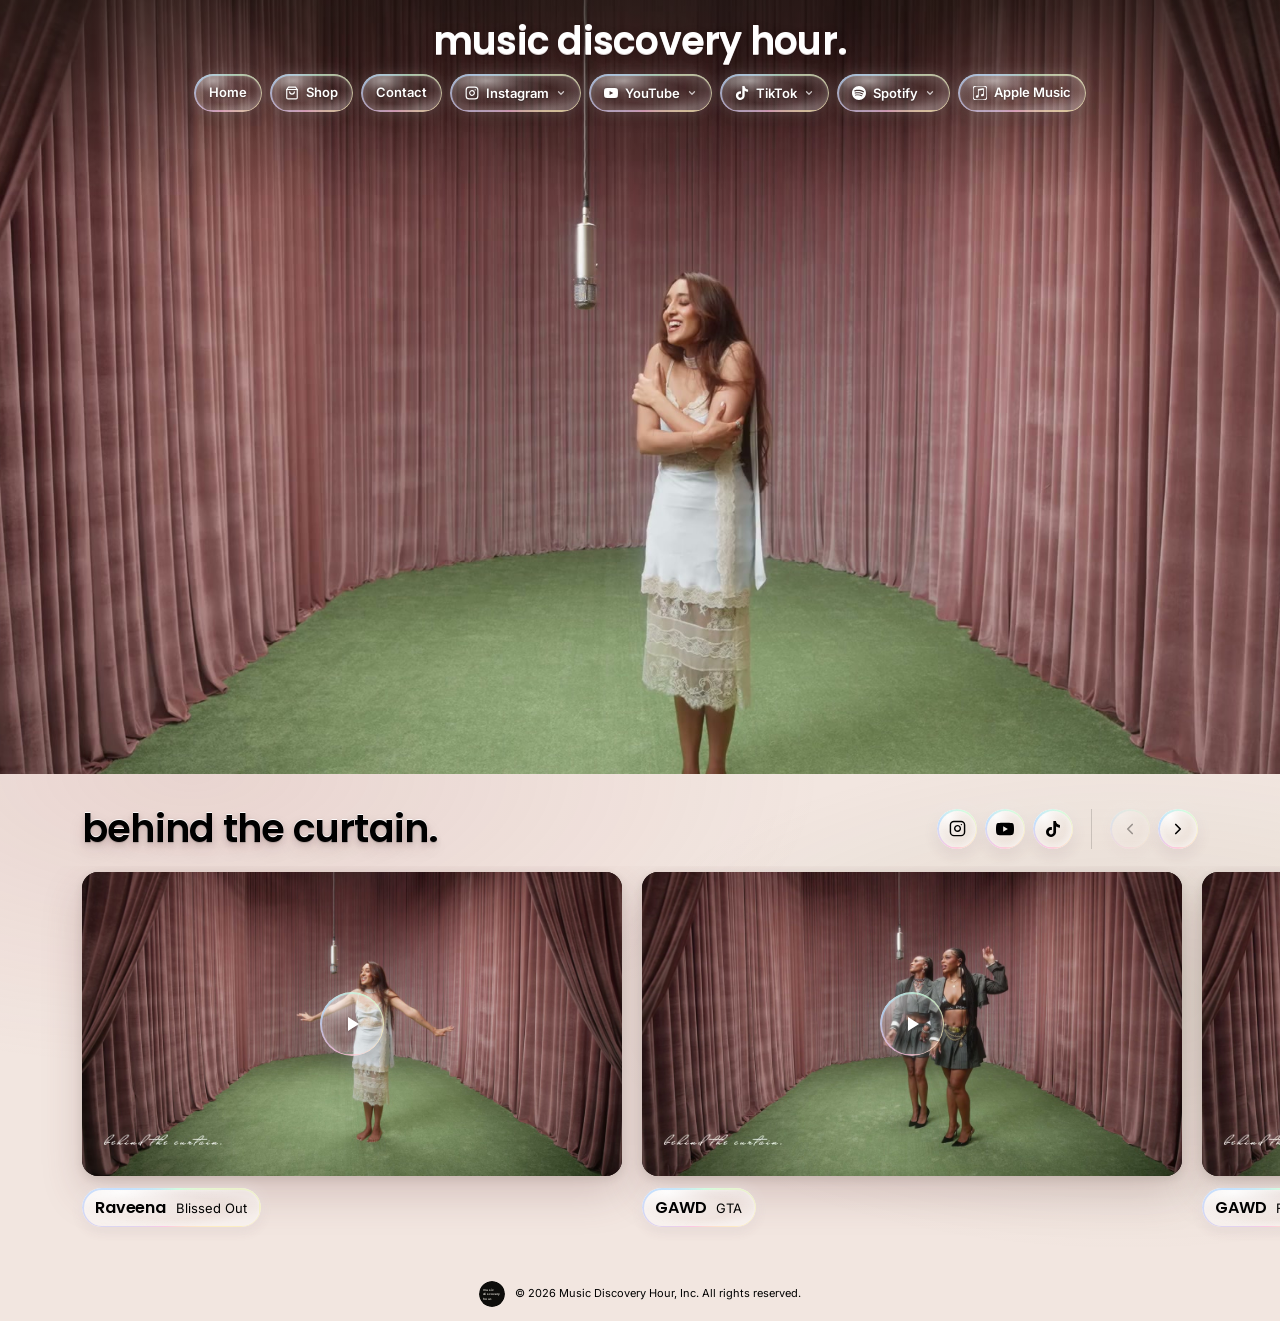
<file: index.html>
<!DOCTYPE html>
<html lang="en">
<head>
  <meta charset="UTF-8">
  <meta name="viewport" content="width=device-width, initial-scale=1.0">
  <title>Music Discovery Hour</title>
  <meta name="description" content="Music Discovery Hour — curated artist spotlights, album picks, playlists, and the Behind the Curtain live session series.">
  <meta property="og:title" content="Music Discovery Hour">
  <meta property="og:description" content="Curated artist spotlights, album picks, playlists, and live sessions.">
  <meta property="og:type" content="website">
  <meta property="og:site_name" content="Music Discovery Hour">
  <meta property="og:url" content="https://musicdiscoveryhour.com/">
  <meta property="og:image" content="https://musicdiscoveryhour.com/assets/session-raveena.jpg">
  <meta property="og:image:width" content="1280">
  <meta property="og:image:height" content="720">
  <meta property="og:image:alt" content="Raveena performing Blissed Out on Behind the Curtain">
  <meta name="twitter:card" content="summary_large_image">
  <meta name="twitter:title" content="Music Discovery Hour">
  <meta name="twitter:description" content="Curated artist spotlights, album picks, playlists, and live sessions.">
  <meta name="twitter:image" content="https://musicdiscoveryhour.com/assets/session-raveena.jpg">
  <link rel="canonical" href="https://musicdiscoveryhour.com/">
  <script type="application/ld+json">
  {
    "@context": "https://schema.org",
    "@type": "Organization",
    "name": "Music Discovery Hour",
    "url": "https://musicdiscoveryhour.com/",
    "logo": "https://musicdiscoveryhour.com/assets/apple-touch-icon.png",
    "email": "partnerships@musicdiscoveryhour.com",
    "sameAs": [
      "https://www.instagram.com/musicdiscoveryhour/",
      "https://www.instagram.com/behindthecurtainseries",
      "https://www.youtube.com/channel/UCTLJP53Q57KqO9Y9fJAC_dw",
      "https://www.tiktok.com/@btc.series"
    ]
  }
  </script>
  <link rel="icon" href="/favicon.ico" sizes="32x32">
  <link rel="icon" href="/assets/favicon-192.png" type="image/png" sizes="192x192">
  <link rel="apple-touch-icon" href="/assets/apple-touch-icon.png">
  <link rel="preconnect" href="https://fonts.googleapis.com">
  <link rel="preconnect" href="https://fonts.gstatic.com" crossorigin>
  <link href="https://fonts.googleapis.com/css2?family=Poppins:wght@400;500;600;700&family=Inter:wght@400;500;600;700;800;900&family=Montserrat:wght@600;700&display=swap" rel="stylesheet">
  <link rel="stylesheet" href="style.css">
</head>
<body>

  <!-- Top Nav (links only, floating over the video) -->
  <nav class="topnav topnav-overlay">
    <h1 class="nav-wordmark">music discovery hour.</h1>
    <div class="nav-links">
      <a href="/">
        <svg class="nav-ico-m" width="14" height="14" viewBox="0 0 24 24" fill="none" stroke="currentColor" stroke-width="2" stroke-linecap="round" stroke-linejoin="round" aria-hidden="true"><path d="M3 10.5 12 3l9 7.5"/><path d="M5 9v11a1 1 0 0 0 1 1h4v-6h4v6h4a1 1 0 0 0 1-1V9"/></svg>
        Home
      </a>
      <a href="https://shop.musicdiscoveryhour.com/collections/all">
        <svg width="14" height="14" viewBox="0 0 24 24" fill="none" stroke="currentColor" stroke-width="2" stroke-linecap="round" stroke-linejoin="round">
          <path d="M6 2L3 6v14a2 2 0 0 0 2 2h14a2 2 0 0 0 2-2V6l-3-4z"/>
          <line x1="3" y1="6" x2="21" y2="6"/>
          <path d="M16 10a4 4 0 0 1-8 0"/>
        </svg>
        Shop
      </a>
      <a href="/contact.html">
        <svg class="nav-ico-m" width="14" height="14" viewBox="0 0 24 24" fill="none" stroke="currentColor" stroke-width="2" stroke-linecap="round" stroke-linejoin="round" aria-hidden="true"><rect x="3" y="5" width="18" height="14" rx="2"/><path d="m3 7 9 6 9-6"/></svg>
        Contact
      </a>
      <div class="nav-drop">
        <button type="button" class="nav-drop-btn" aria-haspopup="true" aria-expanded="false">
          <svg width="14" height="14" viewBox="0 0 24 24" fill="none" stroke="url(#igGradNav)" stroke-width="2" stroke-linecap="round" stroke-linejoin="round">
            <defs>
              <linearGradient id="igGradNav" x1="0%" y1="0%" x2="100%" y2="100%">
                <stop offset="0%" stop-color="#f09433"/>
                <stop offset="25%" stop-color="#e6683c"/>
                <stop offset="50%" stop-color="#dc2743"/>
                <stop offset="75%" stop-color="#cc2366"/>
                <stop offset="100%" stop-color="#bc1888"/>
              </linearGradient>
            </defs>
            <rect x="2" y="2" width="20" height="20" rx="5" ry="5"/>
            <path d="M16 11.37A4 4 0 1 1 12.63 8 4 4 0 0 1 16 11.37z"/>
            <line x1="17.5" y1="6.5" x2="17.51" y2="6.5"/>
          </svg>
          Instagram
          <svg class="drop-chevron" width="10" height="10" viewBox="0 0 24 24" fill="none" stroke="currentColor" stroke-width="3" stroke-linecap="round" stroke-linejoin="round" aria-hidden="true"><path d="M6 9l6 6 6-6"/></svg>
        </button>
        <div class="nav-drop-menu">
          <a href="https://www.instagram.com/musicdiscoveryhour/" target="_blank" rel="noopener">
            <svg width="14" height="14" viewBox="0 0 24 24" fill="none" stroke="currentColor" stroke-width="2" stroke-linecap="round" stroke-linejoin="round"><rect x="2" y="2" width="20" height="20" rx="5" ry="5"/><path d="M16 11.37A4 4 0 1 1 12.63 8 4 4 0 0 1 16 11.37z"/><line x1="17.5" y1="6.5" x2="17.51" y2="6.5"/></svg>
            Music Discovery Hour
          </a>
          <a href="https://www.instagram.com/behindthecurtainseries" target="_blank" rel="noopener">
            <svg width="14" height="14" viewBox="0 0 24 24" fill="none" stroke="currentColor" stroke-width="2" stroke-linecap="round" stroke-linejoin="round"><rect x="2" y="2" width="20" height="20" rx="5" ry="5"/><path d="M16 11.37A4 4 0 1 1 12.63 8 4 4 0 0 1 16 11.37z"/><line x1="17.5" y1="6.5" x2="17.51" y2="6.5"/></svg>
            behind the curtain.
          </a>
        </div>
      </div>
      <div class="nav-drop">
        <button type="button" class="nav-drop-btn" aria-haspopup="true" aria-expanded="false">
          <svg width="14" height="14" viewBox="0 0 24 24" fill="#FF0000"><path d="M23.5 6.19a3.02 3.02 0 0 0-2.12-2.14C19.5 3.55 12 3.55 12 3.55s-7.5 0-9.38.5A3.02 3.02 0 0 0 .5 6.19C0 8.07 0 12 0 12s0 3.93.5 5.81a3.02 3.02 0 0 0 2.12 2.14c1.88.5 9.38.5 9.38.5s7.5 0 9.38-.5a3.02 3.02 0 0 0 2.12-2.14C24 15.93 24 12 24 12s0-3.93-.5-5.81zM9.55 15.57V8.43L15.82 12l-6.27 3.57z"/></svg>
          YouTube
          <svg class="drop-chevron" width="10" height="10" viewBox="0 0 24 24" fill="none" stroke="currentColor" stroke-width="3" stroke-linecap="round" stroke-linejoin="round" aria-hidden="true"><path d="M6 9l6 6 6-6"/></svg>
        </button>
        <div class="nav-drop-menu">
          <a href="https://www.youtube.com/channel/UCTLJP53Q57KqO9Y9fJAC_dw" target="_blank" rel="noopener">
            <svg width="14" height="14" viewBox="0 0 24 24" fill="#FF0000"><path d="M23.5 6.19a3.02 3.02 0 0 0-2.12-2.14C19.5 3.55 12 3.55 12 3.55s-7.5 0-9.38.5A3.02 3.02 0 0 0 .5 6.19C0 8.07 0 12 0 12s0 3.93.5 5.81a3.02 3.02 0 0 0 2.12 2.14c1.88.5 9.38.5 9.38.5s7.5 0 9.38-.5a3.02 3.02 0 0 0 2.12-2.14C24 15.93 24 12 24 12s0-3.93-.5-5.81zM9.55 15.57V8.43L15.82 12l-6.27 3.57z"/></svg>
            behind the curtain.
          </a>
        </div>
      </div>
      <div class="nav-drop">
        <button type="button" class="nav-drop-btn" aria-haspopup="true" aria-expanded="false">
          <svg width="14" height="14" viewBox="0 0 24 24" fill="currentColor"><path d="M12.53.02C13.84 0 15.14.01 16.44 0c.08 1.53.63 3.09 1.75 4.17 1.12 1.11 2.7 1.62 4.24 1.79v4.03c-1.44-.05-2.89-.35-4.2-.97-.57-.26-1.1-.59-1.62-.93-.01 2.92.01 5.84-.02 8.75-.08 1.4-.54 2.79-1.35 3.94-1.31 1.92-3.58 3.17-5.91 3.21-1.43.08-2.86-.31-4.08-1.03-2.02-1.19-3.44-3.37-3.65-5.71-.02-.5-.03-1-.01-1.49.18-1.9 1.12-3.72 2.58-4.96 1.66-1.44 3.98-2.13 6.15-1.72.02 1.48-.04 2.96-.04 4.44-.99-.32-2.15-.23-3.02.37-.63.41-1.11 1.04-1.36 1.75-.21.51-.15 1.07-.14 1.61.24 1.64 1.82 3.02 3.5 2.87 1.12-.01 2.19-.66 2.77-1.61.19-.33.4-.67.41-1.06.1-1.79.06-3.57.07-5.36.01-4.03-.01-8.05.02-12.07z"/></svg>
          TikTok
          <svg class="drop-chevron" width="10" height="10" viewBox="0 0 24 24" fill="none" stroke="currentColor" stroke-width="3" stroke-linecap="round" stroke-linejoin="round" aria-hidden="true"><path d="M6 9l6 6 6-6"/></svg>
        </button>
        <div class="nav-drop-menu">
          <a href="https://www.tiktok.com/@btc.series" target="_blank" rel="noopener">
            <svg width="14" height="14" viewBox="0 0 24 24" fill="currentColor"><path d="M12.53.02C13.84 0 15.14.01 16.44 0c.08 1.53.63 3.09 1.75 4.17 1.12 1.11 2.7 1.62 4.24 1.79v4.03c-1.44-.05-2.89-.35-4.2-.97-.57-.26-1.1-.59-1.62-.93-.01 2.92.01 5.84-.02 8.75-.08 1.4-.54 2.79-1.35 3.94-1.31 1.92-3.58 3.17-5.91 3.21-1.43.08-2.86-.31-4.08-1.03-2.02-1.19-3.44-3.37-3.65-5.71-.02-.5-.03-1-.01-1.49.18-1.9 1.12-3.72 2.58-4.96 1.66-1.44 3.98-2.13 6.15-1.72.02 1.48-.04 2.96-.04 4.44-.99-.32-2.15-.23-3.02.37-.63.41-1.11 1.04-1.36 1.75-.21.51-.15 1.07-.14 1.61.24 1.64 1.82 3.02 3.5 2.87 1.12-.01 2.19-.66 2.77-1.61.19-.33.4-.67.41-1.06.1-1.79.06-3.57.07-5.36.01-4.03-.01-8.05.02-12.07z"/></svg>
            behind the curtain.
          </a>
        </div>
      </div>
      <div class="nav-drop">
        <button type="button" class="nav-drop-btn" aria-haspopup="true" aria-expanded="false">
          <svg width="14" height="14" viewBox="0 0 24 24" fill="#1DB954"><path d="M12 0C5.4 0 0 5.4 0 12s5.4 12 12 12 12-5.4 12-12S18.66 0 12 0zm5.521 17.34c-.24.359-.66.48-1.021.24-2.82-1.74-6.36-2.101-10.561-1.141-.418.122-.779-.179-.899-.539-.12-.421.18-.78.54-.9 4.56-1.021 8.52-.6 11.64 1.32.42.18.479.659.301 1.02zm1.44-3.3c-.301.42-.841.6-1.262.3-3.239-1.98-8.159-2.58-11.939-1.38-.479.12-1.02-.12-1.14-.6-.12-.48.12-1.021.6-1.141C9.6 9.9 15 10.561 18.72 12.84c.361.181.54.78.241 1.2zm.12-3.36C15.24 8.4 8.82 8.16 5.16 9.301c-.6.179-1.2-.181-1.38-.721-.18-.601.18-1.2.72-1.381 4.26-1.26 11.28-1.02 15.721 1.621.539.3.719 1.02.419 1.56-.299.421-1.02.599-1.559.3z"/></svg>
          Spotify
          <svg class="drop-chevron" width="10" height="10" viewBox="0 0 24 24" fill="none" stroke="currentColor" stroke-width="3" stroke-linecap="round" stroke-linejoin="round" aria-hidden="true"><path d="M6 9l6 6 6-6"/></svg>
        </button>
        <div class="nav-drop-menu">
          <a href="https://open.spotify.com/playlist/1vbXuh4Rhs85ELSijcpM9p?si=e055b41698974096" target="_blank" rel="noopener">
            <svg width="14" height="14" viewBox="0 0 24 24" fill="#1DB954"><path d="M12 0C5.4 0 0 5.4 0 12s5.4 12 12 12 12-5.4 12-12S18.66 0 12 0zm5.521 17.34c-.24.359-.66.48-1.021.24-2.82-1.74-6.36-2.101-10.561-1.141-.418.122-.779-.179-.899-.539-.12-.421.18-.78.54-.9 4.56-1.021 8.52-.6 11.64 1.32.42.18.479.659.301 1.02zm1.44-3.3c-.301.42-.841.6-1.262.3-3.239-1.98-8.159-2.58-11.939-1.38-.479.12-1.02-.12-1.14-.6-.12-.48.12-1.021.6-1.141C9.6 9.9 15 10.561 18.72 12.84c.361.181.54.78.241 1.2zm.12-3.36C15.24 8.4 8.82 8.16 5.16 9.301c-.6.179-1.2-.181-1.38-.721-.18-.601.18-1.2.72-1.381 4.26-1.26 11.28-1.02 15.721 1.621.539.3.719 1.02.419 1.56-.299.421-1.02.599-1.559.3z"/></svg>
            Official Playlist
          </a>
          <a href="https://open.spotify.com/playlist/6OT88hULqpGjnvKcAIbmcf?si=1918fdda70fe4dd5" target="_blank" rel="noopener">
            <svg width="14" height="14" viewBox="0 0 24 24" fill="#1DB954"><path d="M12 0C5.4 0 0 5.4 0 12s5.4 12 12 12 12-5.4 12-12S18.66 0 12 0zm5.521 17.34c-.24.359-.66.48-1.021.24-2.82-1.74-6.36-2.101-10.561-1.141-.418.122-.779-.179-.899-.539-.12-.421.18-.78.54-.9 4.56-1.021 8.52-.6 11.64 1.32.42.18.479.659.301 1.02zm1.44-3.3c-.301.42-.841.6-1.262.3-3.239-1.98-8.159-2.58-11.939-1.38-.479.12-1.02-.12-1.14-.6-.12-.48.12-1.021.6-1.141C9.6 9.9 15 10.561 18.72 12.84c.361.181.54.78.241 1.2zm.12-3.36C15.24 8.4 8.82 8.16 5.16 9.301c-.6.179-1.2-.181-1.38-.721-.18-.601.18-1.2.72-1.381 4.26-1.26 11.28-1.02 15.721 1.621.539.3.719 1.02.419 1.56-.299.421-1.02.599-1.559.3z"/></svg>
            Top Songs of 2025
          </a>
          <a href="https://open.spotify.com/playlist/4uAHUK4VMNUmXwBsmQB1da?si=00bbdc925b074ba3" target="_blank" rel="noopener">
            <svg width="14" height="14" viewBox="0 0 24 24" fill="#1DB954"><path d="M12 0C5.4 0 0 5.4 0 12s5.4 12 12 12 12-5.4 12-12S18.66 0 12 0zm5.521 17.34c-.24.359-.66.48-1.021.24-2.82-1.74-6.36-2.101-10.561-1.141-.418.122-.779-.179-.899-.539-.12-.421.18-.78.54-.9 4.56-1.021 8.52-.6 11.64 1.32.42.18.479.659.301 1.02zm1.44-3.3c-.301.42-.841.6-1.262.3-3.239-1.98-8.159-2.58-11.939-1.38-.479.12-1.02-.12-1.14-.6-.12-.48.12-1.021.6-1.141C9.6 9.9 15 10.561 18.72 12.84c.361.181.54.78.241 1.2zm.12-3.36C15.24 8.4 8.82 8.16 5.16 9.301c-.6.179-1.2-.181-1.38-.721-.18-.601.18-1.2.72-1.381 4.26-1.26 11.28-1.02 15.721 1.621.539.3.719 1.02.419 1.56-.299.421-1.02.599-1.559.3z"/></svg>
            Top Songs of 2024
          </a>
          <a href="https://open.spotify.com/playlist/7bnxQAop7uUWrKRWa5SWtT?si=d44e977d57e246ee" target="_blank" rel="noopener">
            <svg width="14" height="14" viewBox="0 0 24 24" fill="#1DB954"><path d="M12 0C5.4 0 0 5.4 0 12s5.4 12 12 12 12-5.4 12-12S18.66 0 12 0zm5.521 17.34c-.24.359-.66.48-1.021.24-2.82-1.74-6.36-2.101-10.561-1.141-.418.122-.779-.179-.899-.539-.12-.421.18-.78.54-.9 4.56-1.021 8.52-.6 11.64 1.32.42.18.479.659.301 1.02zm1.44-3.3c-.301.42-.841.6-1.262.3-3.239-1.98-8.159-2.58-11.939-1.38-.479.12-1.02-.12-1.14-.6-.12-.48.12-1.021.6-1.141C9.6 9.9 15 10.561 18.72 12.84c.361.181.54.78.241 1.2zm.12-3.36C15.24 8.4 8.82 8.16 5.16 9.301c-.6.179-1.2-.181-1.38-.721-.18-.601.18-1.2.72-1.381 4.26-1.26 11.28-1.02 15.721 1.621.539.3.719 1.02.419 1.56-.299.421-1.02.599-1.559.3z"/></svg>
            Region Spotlight — Brazil
          </a>
        </div>
      </div>
      <a href="https://music.apple.com/us/playlist/music-discovery-hour-all-posts/pl.u-2aoqXg6CLgljyg" target="_blank" rel="noopener">
        <svg width="14" height="14" viewBox="0 0 361 361" xmlns="http://www.w3.org/2000/svg">
          <defs>
            <linearGradient id="amGradNav" x1="180" y1="358.605" x2="180" y2="7.759" gradientUnits="userSpaceOnUse">
              <stop offset="0" stop-color="#FA233B"/>
              <stop offset="1" stop-color="#FB5C74"/>
            </linearGradient>
          </defs>
          <path fill="url(#amGradNav)" d="M360,112.61c0-4.3,0-8.6-0.02-12.9c-0.02-3.62-0.06-7.24-0.16-10.86c-0.21-7.89-0.68-15.84-2.08-23.64 c-1.42-7.92-3.75-15.29-7.41-22.49c-3.6-7.07-8.3-13.53-13.91-19.14c-5.61-5.61-12.08-10.31-19.15-13.91 c-7.19-3.66-14.56-5.98-22.47-7.41c-7.8-1.4-15.76-1.87-23.65-2.08c-3.62-0.1-7.24-0.14-10.86-0.16C255.99,0,251.69,0,247.39,0 H112.61c-4.3,0-8.6,0-12.9,0.02c-3.62,0.02-7.24,0.06-10.86,0.16C80.96,0.4,73,0.86,65.2,2.27c-7.92,1.42-15.28,3.75-22.47,7.41 c-7.07,3.6-13.54,8.3-19.15,13.91c-5.61,5.61-10.31,12.07-13.91,19.14c-3.66,7.2-5.99,14.57-7.41,22.49 c-1.4,7.8-1.87,15.76-2.08,23.64c-0.1,3.62-0.14,7.24-0.16,10.86C0,103.99,0,108.30,0,112.61v134.77c0,4.3,0,8.6,0.02,12.9 c0.02,3.62,0.06,7.24,0.16,10.86c0.21,7.89,0.68,15.84,2.08,23.64c1.42,7.92,3.75,15.29,7.41,22.49 c3.6,7.07,8.3,13.53,13.91,19.14c5.61,5.61,12.08,10.31,19.15,13.91c7.19,3.66,14.55,5.99,22.47,7.41 c7.8,1.4,15.76,1.87,23.65,2.08c3.62,0.1,7.24,0.14,10.86,0.16c4.3,0.03,8.6,0.02,12.9,0.02h134.77c4.3,0,8.6,0,12.9-0.02 c3.62-0.02,7.24-0.06,10.86-0.16c7.89-0.21,15.85-0.68,23.65-2.08c7.92-1.42,15.28-3.75,22.47-7.41 c7.07-3.6,13.54-8.3,19.15-13.91c5.61-5.61,10.31-12.07,13.91-19.14c3.66-7.2,5.99-14.57,7.41-22.49 c1.4-7.8,1.87-15.76,2.08-23.64c0.1-3.62,0.14-7.24,0.16-10.86c0.03-4.3,0.02-8.6,0.02-12.9V112.61z"/>
          <path fill="#FFFFFF" d="M254.5,55c-0.87,0.08-8.6,1.45-9.53,1.64l-107,21.59l-0.04,0.01c-2.79,0.59-4.98,1.58-6.67,3 c-2.04,1.71-3.17,4.13-3.6,6.95c-0.09,0.6-0.24,1.82-0.24,3.62c0,0,0,109.32,0,133.92c0,3.13-0.25,6.17-2.37,8.76 c-2.12,2.59-4.74,3.37-7.81,3.99l-6.99,1.41c-8.38,1.69-13.8,2.78-18.8,4.83c-4.78,1.96-8.34,4.52-11.05,7.6 c-5.32,6.05-7.93,14.65-6.94,23.32c0.86,7.51,4.28,14.69,9.69,19.61c3.65,3.32,8.18,5.66,13.29,6.62 c5.32,1.1,11.43,0.66,20.21-1.16c4.69-0.97,9.15-2.54,13.4-4.92c4.21-2.36,7.84-5.59,10.66-9.6c2.83-4.02,4.7-8.49,5.79-13.27 c1.13-4.95,1.42-9.43,1.42-14.41V128.62c0-6.81,1.93-8.6,7.39-9.78c0,0,96.42-19.46,99.6-20.06c4.42-0.84,5.83,0.71,5.83,5.39 v85.61c0,3.14-0.03,6.32-2.16,8.92c-2.12,2.59-4.74,3.37-7.81,3.99l-6.99,1.41c-8.38,1.69-13.8,2.78-18.8,4.83 c-4.78,1.96-8.34,4.52-11.05,7.6c-5.32,6.05-8.13,14.65-7.14,23.32c0.86,7.51,4.48,14.69,9.89,19.61 c3.65,3.32,8.18,5.66,13.29,6.62c5.32,1.1,11.43,0.66,20.21-1.16c4.69-0.97,9.15-2.54,13.4-4.92c4.21-2.36,7.84-5.59,10.66-9.6 c2.83-4.02,4.7-8.49,5.79-13.27c1.13-4.95,1.42-9.43,1.42-14.41V64.46C263.41,58.05,260.27,54.5,254.5,55z"/>
        </svg>
        Apple Music
      </a>
    </div>
  </nav>

  <!-- Hero -->
  <header class="vhero">
    <video class="vhero-video" autoplay muted loop playsinline preload="metadata" poster="assets/hero-poster.jpg" aria-hidden="true" id="heroVideo">
      <source src="assets/hero-loop.mp4" type="video/mp4">
    </video>
    <div class="vhero-overlay" aria-hidden="true"></div>
  </header>

  <!-- Behind the Curtain: swipeable sessions carousel -->
  <section class="sessions" id="sessions" aria-labelledby="sessionsTitle">
    <div class="sessions-inner">
      <div class="sessions-head">
        <h2 class="sessions-title" id="sessionsTitle">behind the curtain.</h2>
        <div class="sessions-tools">
          <a class="chan-icon" href="https://www.instagram.com/behindthecurtainseries" target="_blank" rel="noopener" aria-label="Behind the Curtain on Instagram"><svg width="17" height="17" viewBox="0 0 24 24" fill="none" stroke="currentColor" stroke-width="2" stroke-linecap="round" stroke-linejoin="round" aria-hidden="true"><rect x="2" y="2" width="20" height="20" rx="5" ry="5"/><path d="M16 11.37A4 4 0 1 1 12.63 8 4 4 0 0 1 16 11.37z"/><line x1="17.5" y1="6.5" x2="17.51" y2="6.5"/></svg></a>
          <a class="chan-icon" href="https://www.youtube.com/channel/UCTLJP53Q57KqO9Y9fJAC_dw" target="_blank" rel="noopener" aria-label="Behind the Curtain on YouTube"><svg width="18" height="18" viewBox="0 0 24 24" fill="currentColor" aria-hidden="true"><path d="M23.5 6.19a3.02 3.02 0 0 0-2.12-2.14C19.5 3.55 12 3.55 12 3.55s-7.5 0-9.38.5A3.02 3.02 0 0 0 .5 6.19C0 8.07 0 12 0 12s0 3.93.5 5.81a3.02 3.02 0 0 0 2.12 2.14c1.88.5 9.38.5 9.38.5s7.5 0 9.38-.5a3.02 3.02 0 0 0 2.12-2.14C24 15.93 24 12 24 12s0-3.93-.5-5.81zM9.55 15.57V8.43L15.82 12l-6.27 3.57z"/></svg></a>
          <a class="chan-icon" href="https://www.tiktok.com/@btc.series" target="_blank" rel="noopener" aria-label="Behind the Curtain on TikTok"><svg width="16" height="16" viewBox="0 0 24 24" fill="currentColor" aria-hidden="true"><path d="M12.53.02C13.84 0 15.14.01 16.44 0c.08 1.53.63 3.09 1.75 4.17 1.12 1.11 2.7 1.62 4.24 1.79v4.03c-1.44-.05-2.89-.35-4.2-.97-.57-.26-1.1-.59-1.62-.93-.01 2.92.01 5.84-.02 8.75-.08 1.4-.54 2.79-1.35 3.94-1.31 1.92-3.58 3.17-5.91 3.21-1.43.08-2.86-.31-4.08-1.03-2.02-1.19-3.44-3.37-3.65-5.71-.02-.5-.03-1-.01-1.49.18-1.9 1.12-3.72 2.58-4.96 1.66-1.44 3.98-2.13 6.15-1.72.02 1.48-.04 2.96-.04 4.44-.99-.32-2.15-.23-3.02.37-.63.41-1.11 1.04-1.36 1.75-.21.51-.15 1.07-.14 1.61.24 1.64 1.82 3.02 3.5 2.87 1.12-.01 2.19-.66 2.77-1.61.19-.33.4-.67.41-1.06.1-1.79.06-3.57.07-5.36.01-4.03-.01-8.05.02-12.07z"/></svg></a>
          <span class="sessions-arrows">
            <button type="button" class="sess-arrow" data-dir="-1" aria-label="Previous sessions"><svg width="18" height="18" viewBox="0 0 24 24" fill="none" stroke="currentColor" stroke-width="2.2" stroke-linecap="round" stroke-linejoin="round" aria-hidden="true"><path d="M15 18l-6-6 6-6"/></svg></button>
            <button type="button" class="sess-arrow" data-dir="1" aria-label="Next sessions"><svg width="18" height="18" viewBox="0 0 24 24" fill="none" stroke="currentColor" stroke-width="2.2" stroke-linecap="round" stroke-linejoin="round" aria-hidden="true"><path d="M9 18l6-6-6-6"/></svg></button>
          </span>
        </div>
      </div>
    </div>
    <ul class="sess-track" id="sessTrack" aria-label="Behind the Curtain sessions">
        <li class="sess-card">
          <button type="button" class="sess-media" data-video="EBrhz3Px0Js" data-title="Raveena: Blissed Out" aria-label="Play Blissed Out by Raveena">
            <img src="assets/session-raveena.jpg" width="1280" height="720" alt="Raveena performing Blissed Out between rose velvet curtains" loading="lazy">
            <span class="play-badge" aria-hidden="true"><svg width="24" height="24" viewBox="0 0 24 24" fill="currentColor"><path d="M8 5v14l11-7z"/></svg></span>
          </button>
          <div class="sess-text"><strong>Raveena</strong><span>Blissed Out</span></div>
        </li>
        <li class="sess-card">
          <button type="button" class="sess-media" data-video="2JPnbZYMb2o" data-title="GAWD: GTA" aria-label="Play GTA by GAWD">
            <img src="assets/session-gta.jpg" width="1280" height="720" alt="GAWD performing GTA between rose velvet curtains" loading="lazy">
            <span class="play-badge" aria-hidden="true"><svg width="24" height="24" viewBox="0 0 24 24" fill="currentColor"><path d="M8 5v14l11-7z"/></svg></span>
          </button>
          <div class="sess-text"><strong>GAWD</strong><span>GTA</span></div>
        </li>
        <li class="sess-card">
          <button type="button" class="sess-media" data-video="VNwyOwv8AHc" data-title="GAWD: FOR MIA" aria-label="Play FOR MIA by GAWD">
            <img src="assets/session-formia.jpg" width="1280" height="720" alt="GAWD performing FOR MIA between rose velvet curtains" loading="lazy">
            <span class="play-badge" aria-hidden="true"><svg width="24" height="24" viewBox="0 0 24 24" fill="currentColor"><path d="M8 5v14l11-7z"/></svg></span>
          </button>
          <div class="sess-text"><strong>GAWD</strong><span>FOR MIA</span></div>
        </li>
        <li class="sess-card">
          <button type="button" class="sess-media" data-video="SMCJ7mr7Xnc" data-title="Lee Lewis: Your Love (What I&#39;m Dying From)" aria-label="Play Your Love (What I&#39;m Dying From) by Lee Lewis">
            <img src="assets/session-lee-lewis.jpg" width="1280" height="720" alt="Lee Lewis performing Your Love in front of white curtains" loading="lazy">
            <span class="play-badge" aria-hidden="true"><svg width="24" height="24" viewBox="0 0 24 24" fill="currentColor"><path d="M8 5v14l11-7z"/></svg></span>
          </button>
          <div class="sess-text"><strong>Lee Lewis</strong><span>Your Love (What I&#39;m Dying From)</span></div>
        </li>
    </ul>
  </section>

  <!-- Footer -->
  <footer class="footer">
    <div class="footer-inner">
      <svg class="mdh-emblem footer-emblem" viewBox="0 0 200 200" role="img" aria-label="Music Discovery Hour">
        <circle cx="100" cy="100" r="100" fill="#0e0d0b"/>
        <g transform="translate(-3 -13)" fill="#f5f0e8" font-family="Montserrat, Inter, sans-serif" font-weight="600" font-size="26" letter-spacing="0.5">
          <text x="37" y="88">music</text>
          <text x="37" y="122">discovery</text>
          <text x="37" y="156">hour.</text>
        </g>
      </svg>
      <p>&copy; 2026 Music Discovery Hour, Inc.<span class="rights"> All rights reserved.</span></p>
    </div>
  </footer>

  <script>
    (function () {
      // Behind the Curtain carousel: swipe/scroll; tapping a card plays it in place
      var track = document.getElementById('sessTrack');
      if (track) {
        var playingBtn = null;
        function stopCurrent() {
          if (!playingBtn) return;
          var frame = playingBtn.parentNode.querySelector('.sess-embed');
          if (frame) frame.remove();
          playingBtn.hidden = false;
          playingBtn = null;
        }
        track.querySelectorAll('.sess-media').forEach(function (btn) {
          btn.addEventListener('click', function () {
            stopCurrent();
            var wrap = document.createElement('div');
            wrap.className = 'sess-embed';
            wrap.innerHTML = '<iframe src="https://www.youtube-nocookie.com/embed/' + btn.dataset.video +
              '?autoplay=1&rel=0&playsinline=1" title="Behind the Curtain \u2014 ' + btn.dataset.title +
              '" allow="accelerometer; autoplay; clipboard-write; encrypted-media; gyroscope; picture-in-picture; web-share" allowfullscreen></iframe>';
            btn.hidden = true;
            btn.parentNode.insertBefore(wrap, btn.nextSibling);
            playingBtn = btn;
          });
        });
        document.querySelectorAll('.sess-arrow').forEach(function (a) {
          a.addEventListener('click', function () {
            var card = track.querySelector('.sess-card');
            var step = card ? card.getBoundingClientRect().width + 20 : track.clientWidth * 0.8;
            track.scrollBy({ left: step * Number(a.dataset.dir), behavior: 'smooth' });
          });
        });
        function syncArrows() {
          var max = track.scrollWidth - track.clientWidth - 2;
          var arrows = document.querySelectorAll('.sess-arrow');
          if (arrows.length === 2) {
            arrows[0].disabled = track.scrollLeft <= 2;
            arrows[1].disabled = track.scrollLeft >= max;
          }
        }
        track.addEventListener('scroll', syncArrows, { passive: true });
        window.addEventListener('resize', syncArrows);
        syncArrows();
      }

      // Scroll reveal
      var revealEls = document.querySelectorAll('.reveal');
      if ('IntersectionObserver' in window) {
        var io = new IntersectionObserver(function (entries) {
          entries.forEach(function (e) {
            if (e.isIntersecting) {
              e.target.classList.add('in');
              io.unobserve(e.target);
            }
          });
        }, { threshold: 0.12 });
        revealEls.forEach(function (el) { io.observe(el); });
      } else {
        revealEls.forEach(function (el) { el.classList.add('in'); });
      }

      // Respect reduced motion for the hero loop
      var video = document.getElementById('heroVideo');
      if (video && window.matchMedia('(prefers-reduced-motion: reduce)').matches) {
        video.pause();
        video.removeAttribute('autoplay');
      }
    })();

    (function () {
      var drops = Array.prototype.slice.call(document.querySelectorAll('.nav-drop'));
      if (!drops.length) return;
      function closeAll(except) {
        drops.forEach(function (d) {
          if (d !== except) {
            d.classList.remove('open');
            d.querySelector('.nav-drop-btn').setAttribute('aria-expanded', 'false');
          }
        });
      }
      drops.forEach(function (drop) {
        var btn = drop.querySelector('.nav-drop-btn');
        btn.addEventListener('click', function (e) {
          e.stopPropagation();
          closeAll(drop);
          var open = drop.classList.toggle('open');
          btn.setAttribute('aria-expanded', open ? 'true' : 'false');
        });
        drop.addEventListener('mouseenter', function () { closeAll(drop); });
      });
      document.addEventListener('click', function (e) {
        var inside = drops.some(function (d) { return d.contains(e.target); });
        if (!inside) closeAll(null);
      });
      document.addEventListener('keydown', function (e) {
        if (e.key === 'Escape') closeAll(null);
      });
    })();
  </script>
  <script type='module' src='https://static.cloudflareinsights.com/beacon.min.js' data-cf-beacon='{"token": "6f7a40f55e0b4c1f877a47f8c70e693a"}'></script>
</body>
</html>
</file>
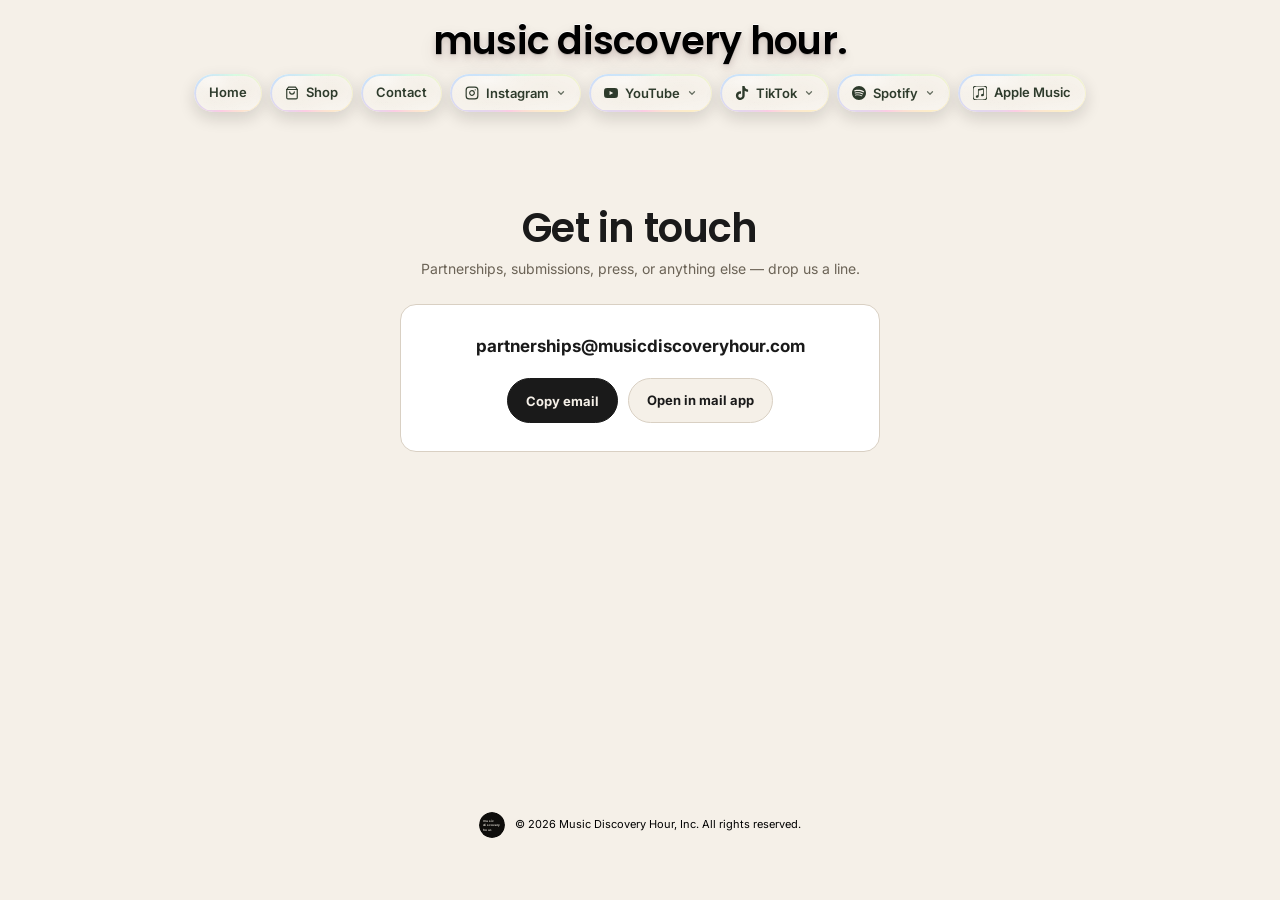
<file: contact.html>
<!DOCTYPE html>
<html lang="en">
<head>
  <meta charset="UTF-8">
  <meta name="viewport" content="width=device-width, initial-scale=1.0">
  <link rel="icon" href="/favicon.ico" sizes="32x32">
  <link rel="icon" href="/assets/favicon-192.png" type="image/png" sizes="192x192">
  <link rel="apple-touch-icon" href="/assets/apple-touch-icon.png">
  <title>Contact — Music Discovery Hour</title>
  <meta name="description" content="Get in touch with Music Discovery Hour for partnerships, submissions, and press.">
  <meta property="og:title" content="Contact — Music Discovery Hour">
  <meta property="og:description" content="Partnerships, submissions, press, or anything else — drop us a line.">
  <meta property="og:type" content="website">
  <meta property="og:site_name" content="Music Discovery Hour">
  <meta property="og:url" content="https://musicdiscoveryhour.com/contact">
  <meta property="og:image" content="https://musicdiscoveryhour.com/assets/session-raveena.jpg">
  <meta property="og:image:width" content="1280">
  <meta property="og:image:height" content="720">
  <meta property="og:image:alt" content="Raveena performing Blissed Out on Behind the Curtain">
  <meta name="twitter:card" content="summary_large_image">
  <meta name="twitter:title" content="Contact — Music Discovery Hour">
  <meta name="twitter:description" content="Partnerships, submissions, press, or anything else — drop us a line.">
  <meta name="twitter:image" content="https://musicdiscoveryhour.com/assets/session-raveena.jpg">
  <link rel="canonical" href="https://musicdiscoveryhour.com/contact">
  <link rel="preconnect" href="https://fonts.googleapis.com">
  <link rel="preconnect" href="https://fonts.gstatic.com" crossorigin>
  <link href="https://fonts.googleapis.com/css2?family=Poppins:wght@400;500;600;700&family=Inter:wght@400;500;600;700;800;900&family=Montserrat:wght@600;700&display=swap" rel="stylesheet">
  <link rel="stylesheet" href="style.css">
</head>
<body>

  <!-- Top Nav -->
  <nav class="topnav topnav-page">
    <div class="nav-wordmark">music discovery hour.</div>
    <a href="/" class="nav-brand">
      <svg class="mdh-emblem nav-emblem" viewBox="0 0 200 200" role="img" aria-label="Music Discovery Hour">
        <circle cx="100" cy="100" r="100" fill="#0e0d0b"/>
        <g transform="translate(-3 -13)" fill="#f5f0e8" font-family="Montserrat, Inter, sans-serif" font-weight="600" font-size="26" letter-spacing="0.5">
          <text x="37" y="88">music</text>
          <text x="37" y="122">discovery</text>
          <text x="37" y="156">hour.</text>
        </g>
      </svg>
    </a>
    <div class="nav-links">
      <a href="/">
        <svg class="nav-ico-m" width="14" height="14" viewBox="0 0 24 24" fill="none" stroke="currentColor" stroke-width="2" stroke-linecap="round" stroke-linejoin="round" aria-hidden="true"><path d="M3 10.5 12 3l9 7.5"/><path d="M5 9v11a1 1 0 0 0 1 1h4v-6h4v6h4a1 1 0 0 0 1-1V9"/></svg>
        Home
      </a>
      <a href="https://shop.musicdiscoveryhour.com/collections/all">
        <svg width="14" height="14" viewBox="0 0 24 24" fill="none" stroke="currentColor" stroke-width="2" stroke-linecap="round" stroke-linejoin="round">
          <path d="M6 2L3 6v14a2 2 0 0 0 2 2h14a2 2 0 0 0 2-2V6l-3-4z"/>
          <line x1="3" y1="6" x2="21" y2="6"/>
          <path d="M16 10a4 4 0 0 1-8 0"/>
        </svg>
        Shop
      </a>
      <a href="/contact.html">
        <svg class="nav-ico-m" width="14" height="14" viewBox="0 0 24 24" fill="none" stroke="currentColor" stroke-width="2" stroke-linecap="round" stroke-linejoin="round" aria-hidden="true"><rect x="3" y="5" width="18" height="14" rx="2"/><path d="m3 7 9 6 9-6"/></svg>
        Contact
      </a>
      <div class="nav-drop">
        <button type="button" class="nav-drop-btn" aria-haspopup="true" aria-expanded="false">
          <svg width="14" height="14" viewBox="0 0 24 24" fill="none" stroke="url(#igGradNav)" stroke-width="2" stroke-linecap="round" stroke-linejoin="round">
            <defs>
              <linearGradient id="igGradNav" x1="0%" y1="0%" x2="100%" y2="100%">
                <stop offset="0%" stop-color="#f09433"/>
                <stop offset="25%" stop-color="#e6683c"/>
                <stop offset="50%" stop-color="#dc2743"/>
                <stop offset="75%" stop-color="#cc2366"/>
                <stop offset="100%" stop-color="#bc1888"/>
              </linearGradient>
            </defs>
            <rect x="2" y="2" width="20" height="20" rx="5" ry="5"/>
            <path d="M16 11.37A4 4 0 1 1 12.63 8 4 4 0 0 1 16 11.37z"/>
            <line x1="17.5" y1="6.5" x2="17.51" y2="6.5"/>
          </svg>
          Instagram
          <svg class="drop-chevron" width="10" height="10" viewBox="0 0 24 24" fill="none" stroke="currentColor" stroke-width="3" stroke-linecap="round" stroke-linejoin="round" aria-hidden="true"><path d="M6 9l6 6 6-6"/></svg>
        </button>
        <div class="nav-drop-menu">
          <a href="https://www.instagram.com/musicdiscoveryhour/" target="_blank" rel="noopener">
            <svg width="14" height="14" viewBox="0 0 24 24" fill="none" stroke="currentColor" stroke-width="2" stroke-linecap="round" stroke-linejoin="round"><rect x="2" y="2" width="20" height="20" rx="5" ry="5"/><path d="M16 11.37A4 4 0 1 1 12.63 8 4 4 0 0 1 16 11.37z"/><line x1="17.5" y1="6.5" x2="17.51" y2="6.5"/></svg>
            Music Discovery Hour
          </a>
          <a href="https://www.instagram.com/behindthecurtainseries" target="_blank" rel="noopener">
            <svg width="14" height="14" viewBox="0 0 24 24" fill="none" stroke="currentColor" stroke-width="2" stroke-linecap="round" stroke-linejoin="round"><rect x="2" y="2" width="20" height="20" rx="5" ry="5"/><path d="M16 11.37A4 4 0 1 1 12.63 8 4 4 0 0 1 16 11.37z"/><line x1="17.5" y1="6.5" x2="17.51" y2="6.5"/></svg>
            behind the curtain.
          </a>
        </div>
      </div>
      <div class="nav-drop">
        <button type="button" class="nav-drop-btn" aria-haspopup="true" aria-expanded="false">
          <svg width="14" height="14" viewBox="0 0 24 24" fill="#FF0000"><path d="M23.5 6.19a3.02 3.02 0 0 0-2.12-2.14C19.5 3.55 12 3.55 12 3.55s-7.5 0-9.38.5A3.02 3.02 0 0 0 .5 6.19C0 8.07 0 12 0 12s0 3.93.5 5.81a3.02 3.02 0 0 0 2.12 2.14c1.88.5 9.38.5 9.38.5s7.5 0 9.38-.5a3.02 3.02 0 0 0 2.12-2.14C24 15.93 24 12 24 12s0-3.93-.5-5.81zM9.55 15.57V8.43L15.82 12l-6.27 3.57z"/></svg>
          YouTube
          <svg class="drop-chevron" width="10" height="10" viewBox="0 0 24 24" fill="none" stroke="currentColor" stroke-width="3" stroke-linecap="round" stroke-linejoin="round" aria-hidden="true"><path d="M6 9l6 6 6-6"/></svg>
        </button>
        <div class="nav-drop-menu">
          <a href="https://www.youtube.com/channel/UCTLJP53Q57KqO9Y9fJAC_dw" target="_blank" rel="noopener">
            <svg width="14" height="14" viewBox="0 0 24 24" fill="#FF0000"><path d="M23.5 6.19a3.02 3.02 0 0 0-2.12-2.14C19.5 3.55 12 3.55 12 3.55s-7.5 0-9.38.5A3.02 3.02 0 0 0 .5 6.19C0 8.07 0 12 0 12s0 3.93.5 5.81a3.02 3.02 0 0 0 2.12 2.14c1.88.5 9.38.5 9.38.5s7.5 0 9.38-.5a3.02 3.02 0 0 0 2.12-2.14C24 15.93 24 12 24 12s0-3.93-.5-5.81zM9.55 15.57V8.43L15.82 12l-6.27 3.57z"/></svg>
            behind the curtain.
          </a>
        </div>
      </div>
      <div class="nav-drop">
        <button type="button" class="nav-drop-btn" aria-haspopup="true" aria-expanded="false">
          <svg width="14" height="14" viewBox="0 0 24 24" fill="currentColor"><path d="M12.53.02C13.84 0 15.14.01 16.44 0c.08 1.53.63 3.09 1.75 4.17 1.12 1.11 2.7 1.62 4.24 1.79v4.03c-1.44-.05-2.89-.35-4.2-.97-.57-.26-1.1-.59-1.62-.93-.01 2.92.01 5.84-.02 8.75-.08 1.4-.54 2.79-1.35 3.94-1.31 1.92-3.58 3.17-5.91 3.21-1.43.08-2.86-.31-4.08-1.03-2.02-1.19-3.44-3.37-3.65-5.71-.02-.5-.03-1-.01-1.49.18-1.9 1.12-3.72 2.58-4.96 1.66-1.44 3.98-2.13 6.15-1.72.02 1.48-.04 2.96-.04 4.44-.99-.32-2.15-.23-3.02.37-.63.41-1.11 1.04-1.36 1.75-.21.51-.15 1.07-.14 1.61.24 1.64 1.82 3.02 3.5 2.87 1.12-.01 2.19-.66 2.77-1.61.19-.33.4-.67.41-1.06.1-1.79.06-3.57.07-5.36.01-4.03-.01-8.05.02-12.07z"/></svg>
          TikTok
          <svg class="drop-chevron" width="10" height="10" viewBox="0 0 24 24" fill="none" stroke="currentColor" stroke-width="3" stroke-linecap="round" stroke-linejoin="round" aria-hidden="true"><path d="M6 9l6 6 6-6"/></svg>
        </button>
        <div class="nav-drop-menu">
          <a href="https://www.tiktok.com/@btc.series" target="_blank" rel="noopener">
            <svg width="14" height="14" viewBox="0 0 24 24" fill="currentColor"><path d="M12.53.02C13.84 0 15.14.01 16.44 0c.08 1.53.63 3.09 1.75 4.17 1.12 1.11 2.7 1.62 4.24 1.79v4.03c-1.44-.05-2.89-.35-4.2-.97-.57-.26-1.1-.59-1.62-.93-.01 2.92.01 5.84-.02 8.75-.08 1.4-.54 2.79-1.35 3.94-1.31 1.92-3.58 3.17-5.91 3.21-1.43.08-2.86-.31-4.08-1.03-2.02-1.19-3.44-3.37-3.65-5.71-.02-.5-.03-1-.01-1.49.18-1.9 1.12-3.72 2.58-4.96 1.66-1.44 3.98-2.13 6.15-1.72.02 1.48-.04 2.96-.04 4.44-.99-.32-2.15-.23-3.02.37-.63.41-1.11 1.04-1.36 1.75-.21.51-.15 1.07-.14 1.61.24 1.64 1.82 3.02 3.5 2.87 1.12-.01 2.19-.66 2.77-1.61.19-.33.4-.67.41-1.06.1-1.79.06-3.57.07-5.36.01-4.03-.01-8.05.02-12.07z"/></svg>
            behind the curtain.
          </a>
        </div>
      </div>
      <div class="nav-drop">
        <button type="button" class="nav-drop-btn" aria-haspopup="true" aria-expanded="false">
          <svg width="14" height="14" viewBox="0 0 24 24" fill="#1DB954"><path d="M12 0C5.4 0 0 5.4 0 12s5.4 12 12 12 12-5.4 12-12S18.66 0 12 0zm5.521 17.34c-.24.359-.66.48-1.021.24-2.82-1.74-6.36-2.101-10.561-1.141-.418.122-.779-.179-.899-.539-.12-.421.18-.78.54-.9 4.56-1.021 8.52-.6 11.64 1.32.42.18.479.659.301 1.02zm1.44-3.3c-.301.42-.841.6-1.262.3-3.239-1.98-8.159-2.58-11.939-1.38-.479.12-1.02-.12-1.14-.6-.12-.48.12-1.021.6-1.141C9.6 9.9 15 10.561 18.72 12.84c.361.181.54.78.241 1.2zm.12-3.36C15.24 8.4 8.82 8.16 5.16 9.301c-.6.179-1.2-.181-1.38-.721-.18-.601.18-1.2.72-1.381 4.26-1.26 11.28-1.02 15.721 1.621.539.3.719 1.02.419 1.56-.299.421-1.02.599-1.559.3z"/></svg>
          Spotify
          <svg class="drop-chevron" width="10" height="10" viewBox="0 0 24 24" fill="none" stroke="currentColor" stroke-width="3" stroke-linecap="round" stroke-linejoin="round" aria-hidden="true"><path d="M6 9l6 6 6-6"/></svg>
        </button>
        <div class="nav-drop-menu">
          <a href="https://open.spotify.com/playlist/1vbXuh4Rhs85ELSijcpM9p?si=e055b41698974096" target="_blank" rel="noopener">
            <svg width="14" height="14" viewBox="0 0 24 24" fill="#1DB954"><path d="M12 0C5.4 0 0 5.4 0 12s5.4 12 12 12 12-5.4 12-12S18.66 0 12 0zm5.521 17.34c-.24.359-.66.48-1.021.24-2.82-1.74-6.36-2.101-10.561-1.141-.418.122-.779-.179-.899-.539-.12-.421.18-.78.54-.9 4.56-1.021 8.52-.6 11.64 1.32.42.18.479.659.301 1.02zm1.44-3.3c-.301.42-.841.6-1.262.3-3.239-1.98-8.159-2.58-11.939-1.38-.479.12-1.02-.12-1.14-.6-.12-.48.12-1.021.6-1.141C9.6 9.9 15 10.561 18.72 12.84c.361.181.54.78.241 1.2zm.12-3.36C15.24 8.4 8.82 8.16 5.16 9.301c-.6.179-1.2-.181-1.38-.721-.18-.601.18-1.2.72-1.381 4.26-1.26 11.28-1.02 15.721 1.621.539.3.719 1.02.419 1.56-.299.421-1.02.599-1.559.3z"/></svg>
            Official Playlist
          </a>
          <a href="https://open.spotify.com/playlist/6OT88hULqpGjnvKcAIbmcf?si=1918fdda70fe4dd5" target="_blank" rel="noopener">
            <svg width="14" height="14" viewBox="0 0 24 24" fill="#1DB954"><path d="M12 0C5.4 0 0 5.4 0 12s5.4 12 12 12 12-5.4 12-12S18.66 0 12 0zm5.521 17.34c-.24.359-.66.48-1.021.24-2.82-1.74-6.36-2.101-10.561-1.141-.418.122-.779-.179-.899-.539-.12-.421.18-.78.54-.9 4.56-1.021 8.52-.6 11.64 1.32.42.18.479.659.301 1.02zm1.44-3.3c-.301.42-.841.6-1.262.3-3.239-1.98-8.159-2.58-11.939-1.38-.479.12-1.02-.12-1.14-.6-.12-.48.12-1.021.6-1.141C9.6 9.9 15 10.561 18.72 12.84c.361.181.54.78.241 1.2zm.12-3.36C15.24 8.4 8.82 8.16 5.16 9.301c-.6.179-1.2-.181-1.38-.721-.18-.601.18-1.2.72-1.381 4.26-1.26 11.28-1.02 15.721 1.621.539.3.719 1.02.419 1.56-.299.421-1.02.599-1.559.3z"/></svg>
            Top Songs of 2025
          </a>
          <a href="https://open.spotify.com/playlist/4uAHUK4VMNUmXwBsmQB1da?si=00bbdc925b074ba3" target="_blank" rel="noopener">
            <svg width="14" height="14" viewBox="0 0 24 24" fill="#1DB954"><path d="M12 0C5.4 0 0 5.4 0 12s5.4 12 12 12 12-5.4 12-12S18.66 0 12 0zm5.521 17.34c-.24.359-.66.48-1.021.24-2.82-1.74-6.36-2.101-10.561-1.141-.418.122-.779-.179-.899-.539-.12-.421.18-.78.54-.9 4.56-1.021 8.52-.6 11.64 1.32.42.18.479.659.301 1.02zm1.44-3.3c-.301.42-.841.6-1.262.3-3.239-1.98-8.159-2.58-11.939-1.38-.479.12-1.02-.12-1.14-.6-.12-.48.12-1.021.6-1.141C9.6 9.9 15 10.561 18.72 12.84c.361.181.54.78.241 1.2zm.12-3.36C15.24 8.4 8.82 8.16 5.16 9.301c-.6.179-1.2-.181-1.38-.721-.18-.601.18-1.2.72-1.381 4.26-1.26 11.28-1.02 15.721 1.621.539.3.719 1.02.419 1.56-.299.421-1.02.599-1.559.3z"/></svg>
            Top Songs of 2024
          </a>
          <a href="https://open.spotify.com/playlist/7bnxQAop7uUWrKRWa5SWtT?si=d44e977d57e246ee" target="_blank" rel="noopener">
            <svg width="14" height="14" viewBox="0 0 24 24" fill="#1DB954"><path d="M12 0C5.4 0 0 5.4 0 12s5.4 12 12 12 12-5.4 12-12S18.66 0 12 0zm5.521 17.34c-.24.359-.66.48-1.021.24-2.82-1.74-6.36-2.101-10.561-1.141-.418.122-.779-.179-.899-.539-.12-.421.18-.78.54-.9 4.56-1.021 8.52-.6 11.64 1.32.42.18.479.659.301 1.02zm1.44-3.3c-.301.42-.841.6-1.262.3-3.239-1.98-8.159-2.58-11.939-1.38-.479.12-1.02-.12-1.14-.6-.12-.48.12-1.021.6-1.141C9.6 9.9 15 10.561 18.72 12.84c.361.181.54.78.241 1.2zm.12-3.36C15.24 8.4 8.82 8.16 5.16 9.301c-.6.179-1.2-.181-1.38-.721-.18-.601.18-1.2.72-1.381 4.26-1.26 11.28-1.02 15.721 1.621.539.3.719 1.02.419 1.56-.299.421-1.02.599-1.559.3z"/></svg>
            Region Spotlight — Brazil
          </a>
        </div>
      </div>
      <a href="https://music.apple.com/us/playlist/music-discovery-hour-all-posts/pl.u-2aoqXg6CLgljyg" target="_blank" rel="noopener">
        <svg width="14" height="14" viewBox="0 0 361 361" xmlns="http://www.w3.org/2000/svg">
          <defs>
            <linearGradient id="amGradNav" x1="180" y1="358.605" x2="180" y2="7.759" gradientUnits="userSpaceOnUse">
              <stop offset="0" stop-color="#FA233B"/>
              <stop offset="1" stop-color="#FB5C74"/>
            </linearGradient>
          </defs>
          <path fill="url(#amGradNav)" d="M360,112.61c0-4.3,0-8.6-0.02-12.9c-0.02-3.62-0.06-7.24-0.16-10.86c-0.21-7.89-0.68-15.84-2.08-23.64 c-1.42-7.92-3.75-15.29-7.41-22.49c-3.6-7.07-8.3-13.53-13.91-19.14c-5.61-5.61-12.08-10.31-19.15-13.91 c-7.19-3.66-14.56-5.98-22.47-7.41c-7.8-1.4-15.76-1.87-23.65-2.08c-3.62-0.1-7.24-0.14-10.86-0.16C255.99,0,251.69,0,247.39,0 H112.61c-4.3,0-8.6,0-12.9,0.02c-3.62,0.02-7.24,0.06-10.86,0.16C80.96,0.4,73,0.86,65.2,2.27c-7.92,1.42-15.28,3.75-22.47,7.41 c-7.07,3.6-13.54,8.3-19.15,13.91c-5.61,5.61-10.31,12.07-13.91,19.14c-3.66,7.2-5.99,14.57-7.41,22.49 c-1.4,7.8-1.87,15.76-2.08,23.64c-0.1,3.62-0.14,7.24-0.16,10.86C0,103.99,0,108.30,0,112.61v134.77c0,4.3,0,8.6,0.02,12.9 c0.02,3.62,0.06,7.24,0.16,10.86c0.21,7.89,0.68,15.84,2.08,23.64c1.42,7.92,3.75,15.29,7.41,22.49 c3.6,7.07,8.3,13.53,13.91,19.14c5.61,5.61,12.08,10.31,19.15,13.91c7.19,3.66,14.55,5.99,22.47,7.41 c7.8,1.4,15.76,1.87,23.65,2.08c3.62,0.1,7.24,0.14,10.86,0.16c4.3,0.03,8.6,0.02,12.9,0.02h134.77c4.3,0,8.6,0,12.9-0.02 c3.62-0.02,7.24-0.06,10.86-0.16c7.89-0.21,15.85-0.68,23.65-2.08c7.92-1.42,15.28-3.75,22.47-7.41 c7.07-3.6,13.54-8.3,19.15-13.91c5.61-5.61,10.31-12.07,13.91-19.14c3.66-7.2,5.99-14.57,7.41-22.49 c1.4-7.8,1.87-15.76,2.08-23.64c0.1-3.62,0.14-7.24,0.16-10.86c0.03-4.3,0.02-8.6,0.02-12.9V112.61z"/>
          <path fill="#FFFFFF" d="M254.5,55c-0.87,0.08-8.6,1.45-9.53,1.64l-107,21.59l-0.04,0.01c-2.79,0.59-4.98,1.58-6.67,3 c-2.04,1.71-3.17,4.13-3.6,6.95c-0.09,0.6-0.24,1.82-0.24,3.62c0,0,0,109.32,0,133.92c0,3.13-0.25,6.17-2.37,8.76 c-2.12,2.59-4.74,3.37-7.81,3.99l-6.99,1.41c-8.38,1.69-13.8,2.78-18.8,4.83c-4.78,1.96-8.34,4.52-11.05,7.6 c-5.32,6.05-7.93,14.65-6.94,23.32c0.86,7.51,4.28,14.69,9.69,19.61c3.65,3.32,8.18,5.66,13.29,6.62 c5.32,1.1,11.43,0.66,20.21-1.16c4.69-0.97,9.15-2.54,13.4-4.92c4.21-2.36,7.84-5.59,10.66-9.6c2.83-4.02,4.7-8.49,5.79-13.27 c1.13-4.95,1.42-9.43,1.42-14.41V128.62c0-6.81,1.93-8.6,7.39-9.78c0,0,96.42-19.46,99.6-20.06c4.42-0.84,5.83,0.71,5.83,5.39 v85.61c0,3.14-0.03,6.32-2.16,8.92c-2.12,2.59-4.74,3.37-7.81,3.99l-6.99,1.41c-8.38,1.69-13.8,2.78-18.8,4.83 c-4.78,1.96-8.34,4.52-11.05,7.6c-5.32,6.05-8.13,14.65-7.14,23.32c0.86,7.51,4.48,14.69,9.89,19.61 c3.65,3.32,8.18,5.66,13.29,6.62c5.32,1.1,11.43,0.66,20.21-1.16c4.69-0.97,9.15-2.54,13.4-4.92c4.21-2.36,7.84-5.59,10.66-9.6 c2.83-4.02,4.7-8.49,5.79-13.27c1.13-4.95,1.42-9.43,1.42-14.41V64.46C263.41,58.05,260.27,54.5,254.5,55z"/>
        </svg>
        Apple Music
      </a>
    </div>
    <div class="nav-cart" aria-hidden="true"></div>
  </nav>

  <!-- Contact -->
  <section class="contact contact-page" id="contact">
    <h1 class="page-title">Get in touch</h1>
    <p class="contact-sub">Partnerships, submissions, press, or anything else — drop us a line.</p>
    <div class="contact-card">
      <div class="contact-email" id="contactEmail">partnerships@musicdiscoveryhour.com</div>
      <div class="contact-actions">
        <button type="button" class="contact-btn primary" id="copyEmailBtn">Copy email</button>
        <a class="contact-btn" href="mailto:partnerships@musicdiscoveryhour.com?subject=Hello%20MDH">Open in mail app</a>
      </div>
    </div>
  </section>

  <!-- Footer -->
  <footer class="footer">
    <div class="footer-inner">
      <svg class="mdh-emblem footer-emblem" viewBox="0 0 200 200" role="img" aria-label="Music Discovery Hour">
        <circle cx="100" cy="100" r="100" fill="#0e0d0b"/>
        <g transform="translate(-3 -13)" fill="#f5f0e8" font-family="Montserrat, Inter, sans-serif" font-weight="600" font-size="26" letter-spacing="0.5">
          <text x="37" y="88">music</text>
          <text x="37" y="122">discovery</text>
          <text x="37" y="156">hour.</text>
        </g>
      </svg>
      <p>&copy; 2026 Music Discovery Hour, Inc.<span class="rights"> All rights reserved.</span></p>
    </div>
  </footer>

  <script>
    (function () {
      var btn = document.getElementById('copyEmailBtn');
      var emailEl = document.getElementById('contactEmail');
      if (!btn || !emailEl) return;
      btn.addEventListener('click', function () {
        var email = emailEl.textContent.trim();
        var done = function () {
          var original = btn.textContent;
          btn.textContent = 'Copied!';
          btn.classList.add('copied');
          setTimeout(function () {
            btn.textContent = original;
            btn.classList.remove('copied');
          }, 1600);
        };
        if (navigator.clipboard && navigator.clipboard.writeText) {
          navigator.clipboard.writeText(email).then(done, function () {
            fallbackCopy(email); done();
          });
        } else {
          fallbackCopy(email); done();
        }
      });
      function fallbackCopy(text) {
        var ta = document.createElement('textarea');
        ta.value = text;
        ta.style.position = 'fixed';
        ta.style.opacity = '0';
        document.body.appendChild(ta);
        ta.select();
        try { document.execCommand('copy'); } catch (e) {}
        document.body.removeChild(ta);
      }
    })();

    (function () {
      var drops = Array.prototype.slice.call(document.querySelectorAll('.nav-drop'));
      if (!drops.length) return;
      function closeAll(except) {
        drops.forEach(function (d) {
          if (d !== except) {
            d.classList.remove('open');
            d.querySelector('.nav-drop-btn').setAttribute('aria-expanded', 'false');
          }
        });
      }
      drops.forEach(function (drop) {
        var btn = drop.querySelector('.nav-drop-btn');
        btn.addEventListener('click', function (e) {
          e.stopPropagation();
          closeAll(drop);
          var open = drop.classList.toggle('open');
          btn.setAttribute('aria-expanded', open ? 'true' : 'false');
        });
        drop.addEventListener('mouseenter', function () { closeAll(drop); });
      });
      document.addEventListener('click', function (e) {
        var inside = drops.some(function (d) { return d.contains(e.target); });
        if (!inside) closeAll(null);
      });
      document.addEventListener('keydown', function (e) {
        if (e.key === 'Escape') closeAll(null);
      });
    })();
  </script>
  <script type='module' src='https://static.cloudflareinsights.com/beacon.min.js' data-cf-beacon='{"token": "6f7a40f55e0b4c1f877a47f8c70e693a"}'></script>
</body>
</html>
</file>
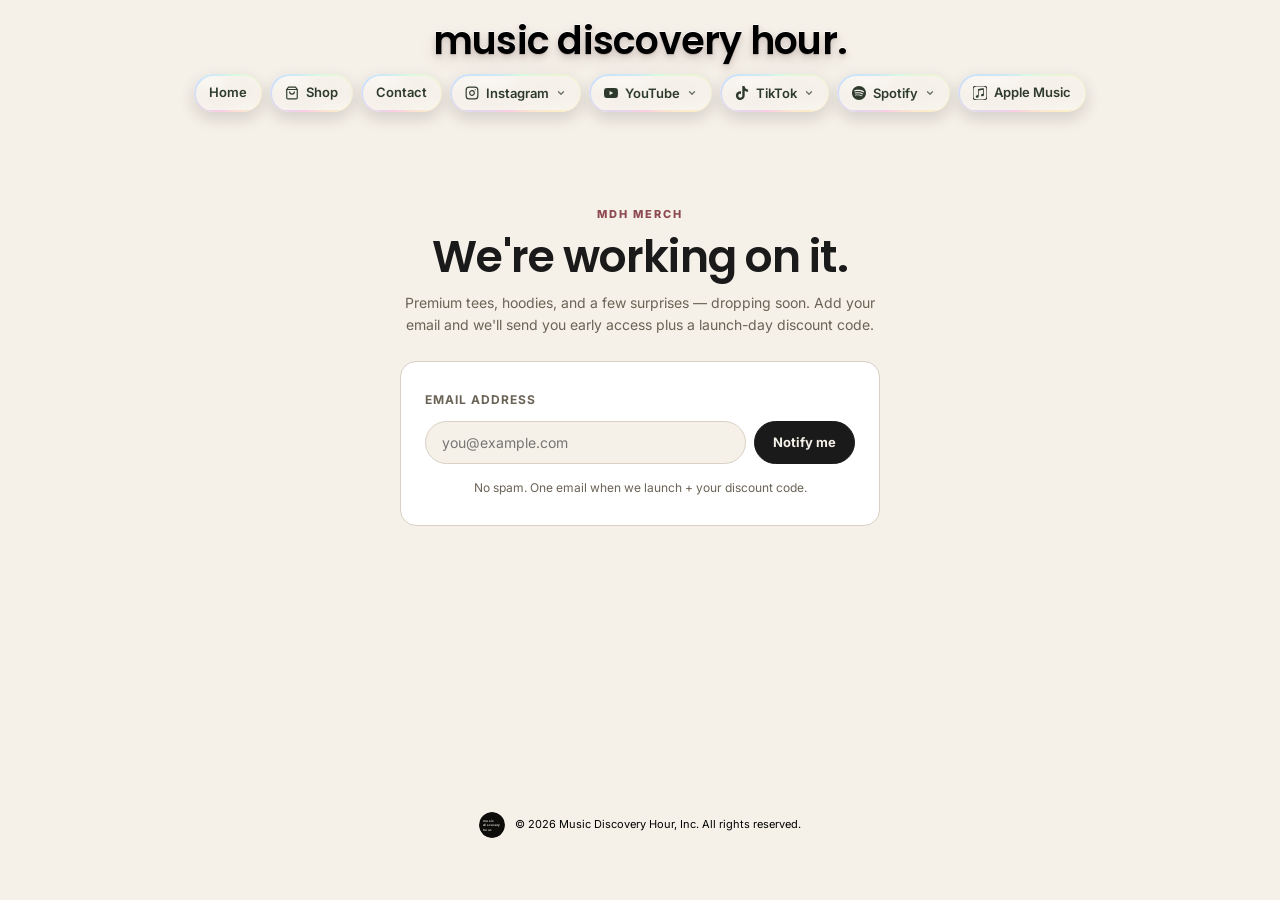
<file: shop.html>
<!DOCTYPE html>
<html lang="en">
<head>
  <meta charset="UTF-8">
  <meta name="viewport" content="width=device-width, initial-scale=1.0">
  <link rel="icon" href="/favicon.ico" sizes="32x32">
  <link rel="icon" href="/assets/favicon-192.png" type="image/png" sizes="192x192">
  <link rel="apple-touch-icon" href="/assets/apple-touch-icon.png">
  <title>Shop — Music Discovery Hour</title>
  <meta name="description" content="MDH merch is on the way. Sign up for early access and a launch-day discount code.">
  <meta property="og:title" content="MDH Shop — Coming Soon">
  <meta property="og:description" content="Sign up for early access and a launch-day discount code.">
  <meta property="og:type" content="website">
  <meta property="og:site_name" content="Music Discovery Hour">
  <meta property="og:url" content="https://musicdiscoveryhour.com/shop">
  <meta property="og:image" content="https://musicdiscoveryhour.com/assets/session-raveena.jpg">
  <meta property="og:image:width" content="1280">
  <meta property="og:image:height" content="720">
  <meta property="og:image:alt" content="Raveena performing Blissed Out on Behind the Curtain">
  <meta name="twitter:card" content="summary_large_image">
  <meta name="twitter:title" content="MDH Shop — Coming Soon">
  <meta name="twitter:description" content="Sign up for early access and a launch-day discount code.">
  <meta name="twitter:image" content="https://musicdiscoveryhour.com/assets/session-raveena.jpg">
  <link rel="canonical" href="https://musicdiscoveryhour.com/shop">
  <link rel="preconnect" href="https://fonts.googleapis.com">
  <link rel="preconnect" href="https://fonts.gstatic.com" crossorigin>
  <link href="https://fonts.googleapis.com/css2?family=Poppins:wght@400;500;600;700&family=Inter:wght@400;500;600;700;800;900&family=Montserrat:wght@600;700&display=swap" rel="stylesheet">
  <link rel="stylesheet" href="style.css">
</head>
<body>

  <!-- Top Nav -->
  <nav class="topnav topnav-page">
    <div class="nav-wordmark">music discovery hour.</div>
    <a href="/" class="nav-brand">
      <svg class="mdh-emblem nav-emblem" viewBox="0 0 200 200" role="img" aria-label="Music Discovery Hour">
        <circle cx="100" cy="100" r="100" fill="#0e0d0b"/>
        <g transform="translate(-3 -13)" fill="#f5f0e8" font-family="Montserrat, Inter, sans-serif" font-weight="600" font-size="26" letter-spacing="0.5">
          <text x="37" y="88">music</text>
          <text x="37" y="122">discovery</text>
          <text x="37" y="156">hour.</text>
        </g>
      </svg>
    </a>
    <div class="nav-links">
      <a href="/">
        <svg class="nav-ico-m" width="14" height="14" viewBox="0 0 24 24" fill="none" stroke="currentColor" stroke-width="2" stroke-linecap="round" stroke-linejoin="round" aria-hidden="true"><path d="M3 10.5 12 3l9 7.5"/><path d="M5 9v11a1 1 0 0 0 1 1h4v-6h4v6h4a1 1 0 0 0 1-1V9"/></svg>
        Home
      </a>
      <a href="https://shop.musicdiscoveryhour.com/collections/all">
        <svg width="14" height="14" viewBox="0 0 24 24" fill="none" stroke="currentColor" stroke-width="2" stroke-linecap="round" stroke-linejoin="round">
          <path d="M6 2L3 6v14a2 2 0 0 0 2 2h14a2 2 0 0 0 2-2V6l-3-4z"/>
          <line x1="3" y1="6" x2="21" y2="6"/>
          <path d="M16 10a4 4 0 0 1-8 0"/>
        </svg>
        Shop
      </a>
      <a href="/contact.html">
        <svg class="nav-ico-m" width="14" height="14" viewBox="0 0 24 24" fill="none" stroke="currentColor" stroke-width="2" stroke-linecap="round" stroke-linejoin="round" aria-hidden="true"><rect x="3" y="5" width="18" height="14" rx="2"/><path d="m3 7 9 6 9-6"/></svg>
        Contact
      </a>
      <div class="nav-drop">
        <button type="button" class="nav-drop-btn" aria-haspopup="true" aria-expanded="false">
          <svg width="14" height="14" viewBox="0 0 24 24" fill="none" stroke="url(#igGradNav)" stroke-width="2" stroke-linecap="round" stroke-linejoin="round">
            <defs>
              <linearGradient id="igGradNav" x1="0%" y1="0%" x2="100%" y2="100%">
                <stop offset="0%" stop-color="#f09433"/>
                <stop offset="25%" stop-color="#e6683c"/>
                <stop offset="50%" stop-color="#dc2743"/>
                <stop offset="75%" stop-color="#cc2366"/>
                <stop offset="100%" stop-color="#bc1888"/>
              </linearGradient>
            </defs>
            <rect x="2" y="2" width="20" height="20" rx="5" ry="5"/>
            <path d="M16 11.37A4 4 0 1 1 12.63 8 4 4 0 0 1 16 11.37z"/>
            <line x1="17.5" y1="6.5" x2="17.51" y2="6.5"/>
          </svg>
          Instagram
          <svg class="drop-chevron" width="10" height="10" viewBox="0 0 24 24" fill="none" stroke="currentColor" stroke-width="3" stroke-linecap="round" stroke-linejoin="round" aria-hidden="true"><path d="M6 9l6 6 6-6"/></svg>
        </button>
        <div class="nav-drop-menu">
          <a href="https://www.instagram.com/musicdiscoveryhour/" target="_blank" rel="noopener">
            <svg width="14" height="14" viewBox="0 0 24 24" fill="none" stroke="currentColor" stroke-width="2" stroke-linecap="round" stroke-linejoin="round"><rect x="2" y="2" width="20" height="20" rx="5" ry="5"/><path d="M16 11.37A4 4 0 1 1 12.63 8 4 4 0 0 1 16 11.37z"/><line x1="17.5" y1="6.5" x2="17.51" y2="6.5"/></svg>
            Music Discovery Hour
          </a>
          <a href="https://www.instagram.com/behindthecurtainseries" target="_blank" rel="noopener">
            <svg width="14" height="14" viewBox="0 0 24 24" fill="none" stroke="currentColor" stroke-width="2" stroke-linecap="round" stroke-linejoin="round"><rect x="2" y="2" width="20" height="20" rx="5" ry="5"/><path d="M16 11.37A4 4 0 1 1 12.63 8 4 4 0 0 1 16 11.37z"/><line x1="17.5" y1="6.5" x2="17.51" y2="6.5"/></svg>
            behind the curtain.
          </a>
        </div>
      </div>
      <div class="nav-drop">
        <button type="button" class="nav-drop-btn" aria-haspopup="true" aria-expanded="false">
          <svg width="14" height="14" viewBox="0 0 24 24" fill="#FF0000"><path d="M23.5 6.19a3.02 3.02 0 0 0-2.12-2.14C19.5 3.55 12 3.55 12 3.55s-7.5 0-9.38.5A3.02 3.02 0 0 0 .5 6.19C0 8.07 0 12 0 12s0 3.93.5 5.81a3.02 3.02 0 0 0 2.12 2.14c1.88.5 9.38.5 9.38.5s7.5 0 9.38-.5a3.02 3.02 0 0 0 2.12-2.14C24 15.93 24 12 24 12s0-3.93-.5-5.81zM9.55 15.57V8.43L15.82 12l-6.27 3.57z"/></svg>
          YouTube
          <svg class="drop-chevron" width="10" height="10" viewBox="0 0 24 24" fill="none" stroke="currentColor" stroke-width="3" stroke-linecap="round" stroke-linejoin="round" aria-hidden="true"><path d="M6 9l6 6 6-6"/></svg>
        </button>
        <div class="nav-drop-menu">
          <a href="https://www.youtube.com/channel/UCTLJP53Q57KqO9Y9fJAC_dw" target="_blank" rel="noopener">
            <svg width="14" height="14" viewBox="0 0 24 24" fill="#FF0000"><path d="M23.5 6.19a3.02 3.02 0 0 0-2.12-2.14C19.5 3.55 12 3.55 12 3.55s-7.5 0-9.38.5A3.02 3.02 0 0 0 .5 6.19C0 8.07 0 12 0 12s0 3.93.5 5.81a3.02 3.02 0 0 0 2.12 2.14c1.88.5 9.38.5 9.38.5s7.5 0 9.38-.5a3.02 3.02 0 0 0 2.12-2.14C24 15.93 24 12 24 12s0-3.93-.5-5.81zM9.55 15.57V8.43L15.82 12l-6.27 3.57z"/></svg>
            behind the curtain.
          </a>
        </div>
      </div>
      <div class="nav-drop">
        <button type="button" class="nav-drop-btn" aria-haspopup="true" aria-expanded="false">
          <svg width="14" height="14" viewBox="0 0 24 24" fill="currentColor"><path d="M12.53.02C13.84 0 15.14.01 16.44 0c.08 1.53.63 3.09 1.75 4.17 1.12 1.11 2.7 1.62 4.24 1.79v4.03c-1.44-.05-2.89-.35-4.2-.97-.57-.26-1.1-.59-1.62-.93-.01 2.92.01 5.84-.02 8.75-.08 1.4-.54 2.79-1.35 3.94-1.31 1.92-3.58 3.17-5.91 3.21-1.43.08-2.86-.31-4.08-1.03-2.02-1.19-3.44-3.37-3.65-5.71-.02-.5-.03-1-.01-1.49.18-1.9 1.12-3.72 2.58-4.96 1.66-1.44 3.98-2.13 6.15-1.72.02 1.48-.04 2.96-.04 4.44-.99-.32-2.15-.23-3.02.37-.63.41-1.11 1.04-1.36 1.75-.21.51-.15 1.07-.14 1.61.24 1.64 1.82 3.02 3.5 2.87 1.12-.01 2.19-.66 2.77-1.61.19-.33.4-.67.41-1.06.1-1.79.06-3.57.07-5.36.01-4.03-.01-8.05.02-12.07z"/></svg>
          TikTok
          <svg class="drop-chevron" width="10" height="10" viewBox="0 0 24 24" fill="none" stroke="currentColor" stroke-width="3" stroke-linecap="round" stroke-linejoin="round" aria-hidden="true"><path d="M6 9l6 6 6-6"/></svg>
        </button>
        <div class="nav-drop-menu">
          <a href="https://www.tiktok.com/@btc.series" target="_blank" rel="noopener">
            <svg width="14" height="14" viewBox="0 0 24 24" fill="currentColor"><path d="M12.53.02C13.84 0 15.14.01 16.44 0c.08 1.53.63 3.09 1.75 4.17 1.12 1.11 2.7 1.62 4.24 1.79v4.03c-1.44-.05-2.89-.35-4.2-.97-.57-.26-1.1-.59-1.62-.93-.01 2.92.01 5.84-.02 8.75-.08 1.4-.54 2.79-1.35 3.94-1.31 1.92-3.58 3.17-5.91 3.21-1.43.08-2.86-.31-4.08-1.03-2.02-1.19-3.44-3.37-3.65-5.71-.02-.5-.03-1-.01-1.49.18-1.9 1.12-3.72 2.58-4.96 1.66-1.44 3.98-2.13 6.15-1.72.02 1.48-.04 2.96-.04 4.44-.99-.32-2.15-.23-3.02.37-.63.41-1.11 1.04-1.36 1.75-.21.51-.15 1.07-.14 1.61.24 1.64 1.82 3.02 3.5 2.87 1.12-.01 2.19-.66 2.77-1.61.19-.33.4-.67.41-1.06.1-1.79.06-3.57.07-5.36.01-4.03-.01-8.05.02-12.07z"/></svg>
            behind the curtain.
          </a>
        </div>
      </div>
      <div class="nav-drop">
        <button type="button" class="nav-drop-btn" aria-haspopup="true" aria-expanded="false">
          <svg width="14" height="14" viewBox="0 0 24 24" fill="#1DB954"><path d="M12 0C5.4 0 0 5.4 0 12s5.4 12 12 12 12-5.4 12-12S18.66 0 12 0zm5.521 17.34c-.24.359-.66.48-1.021.24-2.82-1.74-6.36-2.101-10.561-1.141-.418.122-.779-.179-.899-.539-.12-.421.18-.78.54-.9 4.56-1.021 8.52-.6 11.64 1.32.42.18.479.659.301 1.02zm1.44-3.3c-.301.42-.841.6-1.262.3-3.239-1.98-8.159-2.58-11.939-1.38-.479.12-1.02-.12-1.14-.6-.12-.48.12-1.021.6-1.141C9.6 9.9 15 10.561 18.72 12.84c.361.181.54.78.241 1.2zm.12-3.36C15.24 8.4 8.82 8.16 5.16 9.301c-.6.179-1.2-.181-1.38-.721-.18-.601.18-1.2.72-1.381 4.26-1.26 11.28-1.02 15.721 1.621.539.3.719 1.02.419 1.56-.299.421-1.02.599-1.559.3z"/></svg>
          Spotify
          <svg class="drop-chevron" width="10" height="10" viewBox="0 0 24 24" fill="none" stroke="currentColor" stroke-width="3" stroke-linecap="round" stroke-linejoin="round" aria-hidden="true"><path d="M6 9l6 6 6-6"/></svg>
        </button>
        <div class="nav-drop-menu">
          <a href="https://open.spotify.com/playlist/1vbXuh4Rhs85ELSijcpM9p?si=e055b41698974096" target="_blank" rel="noopener">
            <svg width="14" height="14" viewBox="0 0 24 24" fill="#1DB954"><path d="M12 0C5.4 0 0 5.4 0 12s5.4 12 12 12 12-5.4 12-12S18.66 0 12 0zm5.521 17.34c-.24.359-.66.48-1.021.24-2.82-1.74-6.36-2.101-10.561-1.141-.418.122-.779-.179-.899-.539-.12-.421.18-.78.54-.9 4.56-1.021 8.52-.6 11.64 1.32.42.18.479.659.301 1.02zm1.44-3.3c-.301.42-.841.6-1.262.3-3.239-1.98-8.159-2.58-11.939-1.38-.479.12-1.02-.12-1.14-.6-.12-.48.12-1.021.6-1.141C9.6 9.9 15 10.561 18.72 12.84c.361.181.54.78.241 1.2zm.12-3.36C15.24 8.4 8.82 8.16 5.16 9.301c-.6.179-1.2-.181-1.38-.721-.18-.601.18-1.2.72-1.381 4.26-1.26 11.28-1.02 15.721 1.621.539.3.719 1.02.419 1.56-.299.421-1.02.599-1.559.3z"/></svg>
            Official Playlist
          </a>
          <a href="https://open.spotify.com/playlist/6OT88hULqpGjnvKcAIbmcf?si=1918fdda70fe4dd5" target="_blank" rel="noopener">
            <svg width="14" height="14" viewBox="0 0 24 24" fill="#1DB954"><path d="M12 0C5.4 0 0 5.4 0 12s5.4 12 12 12 12-5.4 12-12S18.66 0 12 0zm5.521 17.34c-.24.359-.66.48-1.021.24-2.82-1.74-6.36-2.101-10.561-1.141-.418.122-.779-.179-.899-.539-.12-.421.18-.78.54-.9 4.56-1.021 8.52-.6 11.64 1.32.42.18.479.659.301 1.02zm1.44-3.3c-.301.42-.841.6-1.262.3-3.239-1.98-8.159-2.58-11.939-1.38-.479.12-1.02-.12-1.14-.6-.12-.48.12-1.021.6-1.141C9.6 9.9 15 10.561 18.72 12.84c.361.181.54.78.241 1.2zm.12-3.36C15.24 8.4 8.82 8.16 5.16 9.301c-.6.179-1.2-.181-1.38-.721-.18-.601.18-1.2.72-1.381 4.26-1.26 11.28-1.02 15.721 1.621.539.3.719 1.02.419 1.56-.299.421-1.02.599-1.559.3z"/></svg>
            Top Songs of 2025
          </a>
          <a href="https://open.spotify.com/playlist/4uAHUK4VMNUmXwBsmQB1da?si=00bbdc925b074ba3" target="_blank" rel="noopener">
            <svg width="14" height="14" viewBox="0 0 24 24" fill="#1DB954"><path d="M12 0C5.4 0 0 5.4 0 12s5.4 12 12 12 12-5.4 12-12S18.66 0 12 0zm5.521 17.34c-.24.359-.66.48-1.021.24-2.82-1.74-6.36-2.101-10.561-1.141-.418.122-.779-.179-.899-.539-.12-.421.18-.78.54-.9 4.56-1.021 8.52-.6 11.64 1.32.42.18.479.659.301 1.02zm1.44-3.3c-.301.42-.841.6-1.262.3-3.239-1.98-8.159-2.58-11.939-1.38-.479.12-1.02-.12-1.14-.6-.12-.48.12-1.021.6-1.141C9.6 9.9 15 10.561 18.72 12.84c.361.181.54.78.241 1.2zm.12-3.36C15.24 8.4 8.82 8.16 5.16 9.301c-.6.179-1.2-.181-1.38-.721-.18-.601.18-1.2.72-1.381 4.26-1.26 11.28-1.02 15.721 1.621.539.3.719 1.02.419 1.56-.299.421-1.02.599-1.559.3z"/></svg>
            Top Songs of 2024
          </a>
          <a href="https://open.spotify.com/playlist/7bnxQAop7uUWrKRWa5SWtT?si=d44e977d57e246ee" target="_blank" rel="noopener">
            <svg width="14" height="14" viewBox="0 0 24 24" fill="#1DB954"><path d="M12 0C5.4 0 0 5.4 0 12s5.4 12 12 12 12-5.4 12-12S18.66 0 12 0zm5.521 17.34c-.24.359-.66.48-1.021.24-2.82-1.74-6.36-2.101-10.561-1.141-.418.122-.779-.179-.899-.539-.12-.421.18-.78.54-.9 4.56-1.021 8.52-.6 11.64 1.32.42.18.479.659.301 1.02zm1.44-3.3c-.301.42-.841.6-1.262.3-3.239-1.98-8.159-2.58-11.939-1.38-.479.12-1.02-.12-1.14-.6-.12-.48.12-1.021.6-1.141C9.6 9.9 15 10.561 18.72 12.84c.361.181.54.78.241 1.2zm.12-3.36C15.24 8.4 8.82 8.16 5.16 9.301c-.6.179-1.2-.181-1.38-.721-.18-.601.18-1.2.72-1.381 4.26-1.26 11.28-1.02 15.721 1.621.539.3.719 1.02.419 1.56-.299.421-1.02.599-1.559.3z"/></svg>
            Region Spotlight — Brazil
          </a>
        </div>
      </div>
      <a href="https://music.apple.com/us/playlist/music-discovery-hour-all-posts/pl.u-2aoqXg6CLgljyg" target="_blank" rel="noopener">
        <svg width="14" height="14" viewBox="0 0 361 361" xmlns="http://www.w3.org/2000/svg">
          <defs>
            <linearGradient id="amGradNav" x1="180" y1="358.605" x2="180" y2="7.759" gradientUnits="userSpaceOnUse">
              <stop offset="0" stop-color="#FA233B"/>
              <stop offset="1" stop-color="#FB5C74"/>
            </linearGradient>
          </defs>
          <path fill="url(#amGradNav)" d="M360,112.61c0-4.3,0-8.6-0.02-12.9c-0.02-3.62-0.06-7.24-0.16-10.86c-0.21-7.89-0.68-15.84-2.08-23.64 c-1.42-7.92-3.75-15.29-7.41-22.49c-3.6-7.07-8.3-13.53-13.91-19.14c-5.61-5.61-12.08-10.31-19.15-13.91 c-7.19-3.66-14.56-5.98-22.47-7.41c-7.8-1.4-15.76-1.87-23.65-2.08c-3.62-0.1-7.24-0.14-10.86-0.16C255.99,0,251.69,0,247.39,0 H112.61c-4.3,0-8.6,0-12.9,0.02c-3.62,0.02-7.24,0.06-10.86,0.16C80.96,0.4,73,0.86,65.2,2.27c-7.92,1.42-15.28,3.75-22.47,7.41 c-7.07,3.6-13.54,8.3-19.15,13.91c-5.61,5.61-10.31,12.07-13.91,19.14c-3.66,7.2-5.99,14.57-7.41,22.49 c-1.4,7.8-1.87,15.76-2.08,23.64c-0.1,3.62-0.14,7.24-0.16,10.86C0,103.99,0,108.30,0,112.61v134.77c0,4.3,0,8.6,0.02,12.9 c0.02,3.62,0.06,7.24,0.16,10.86c0.21,7.89,0.68,15.84,2.08,23.64c1.42,7.92,3.75,15.29,7.41,22.49 c3.6,7.07,8.3,13.53,13.91,19.14c5.61,5.61,12.08,10.31,19.15,13.91c7.19,3.66,14.55,5.99,22.47,7.41 c7.8,1.4,15.76,1.87,23.65,2.08c3.62,0.1,7.24,0.14,10.86,0.16c4.3,0.03,8.6,0.02,12.9,0.02h134.77c4.3,0,8.6,0,12.9-0.02 c3.62-0.02,7.24-0.06,10.86-0.16c7.89-0.21,15.85-0.68,23.65-2.08c7.92-1.42,15.28-3.75,22.47-7.41 c7.07-3.6,13.54-8.3,19.15-13.91c5.61-5.61,10.31-12.07,13.91-19.14c3.66-7.2,5.99-14.57,7.41-22.49 c1.4-7.8,1.87-15.76,2.08-23.64c0.1-3.62,0.14-7.24,0.16-10.86c0.03-4.3,0.02-8.6,0.02-12.9V112.61z"/>
          <path fill="#FFFFFF" d="M254.5,55c-0.87,0.08-8.6,1.45-9.53,1.64l-107,21.59l-0.04,0.01c-2.79,0.59-4.98,1.58-6.67,3 c-2.04,1.71-3.17,4.13-3.6,6.95c-0.09,0.6-0.24,1.82-0.24,3.62c0,0,0,109.32,0,133.92c0,3.13-0.25,6.17-2.37,8.76 c-2.12,2.59-4.74,3.37-7.81,3.99l-6.99,1.41c-8.38,1.69-13.8,2.78-18.8,4.83c-4.78,1.96-8.34,4.52-11.05,7.6 c-5.32,6.05-7.93,14.65-6.94,23.32c0.86,7.51,4.28,14.69,9.69,19.61c3.65,3.32,8.18,5.66,13.29,6.62 c5.32,1.1,11.43,0.66,20.21-1.16c4.69-0.97,9.15-2.54,13.4-4.92c4.21-2.36,7.84-5.59,10.66-9.6c2.83-4.02,4.7-8.49,5.79-13.27 c1.13-4.95,1.42-9.43,1.42-14.41V128.62c0-6.81,1.93-8.6,7.39-9.78c0,0,96.42-19.46,99.6-20.06c4.42-0.84,5.83,0.71,5.83,5.39 v85.61c0,3.14-0.03,6.32-2.16,8.92c-2.12,2.59-4.74,3.37-7.81,3.99l-6.99,1.41c-8.38,1.69-13.8,2.78-18.8,4.83 c-4.78,1.96-8.34,4.52-11.05,7.6c-5.32,6.05-8.13,14.65-7.14,23.32c0.86,7.51,4.48,14.69,9.89,19.61 c3.65,3.32,8.18,5.66,13.29,6.62c5.32,1.1,11.43,0.66,20.21-1.16c4.69-0.97,9.15-2.54,13.4-4.92c4.21-2.36,7.84-5.59,10.66-9.6 c2.83-4.02,4.7-8.49,5.79-13.27c1.13-4.95,1.42-9.43,1.42-14.41V64.46C263.41,58.05,260.27,54.5,254.5,55z"/>
        </svg>
        Apple Music
      </a>
    </div>
    <div class="nav-cart" aria-hidden="true"></div>
  </nav>

  <!-- Coming soon -->
  <section class="contact contact-page" id="shop">
    <div class="shop-eyebrow">MDH Merch</div>
    <h1 class="page-title shop-title">We're working on it.</h1>
    <p class="contact-sub">Premium tees, hoodies, and a few surprises — dropping soon. Add your email and we'll send you early access plus a launch-day discount code.</p>
    <div class="contact-card">
      <form
        class="signup-form"
        name="shop-signup"
        method="POST"
        data-netlify="true"
        netlify-honeypot="bot-field"
        id="shopSignupForm"
      >
        <input type="hidden" name="form-name" value="shop-signup">
        <p class="hp-field"><label>Don't fill this out: <input name="bot-field"></label></p>
        <label class="signup-label" for="signupEmail">Email address</label>
        <div class="signup-row">
          <input
            type="email"
            id="signupEmail"
            name="email"
            placeholder="you@example.com"
            autocomplete="email"
            required
          >
          <button type="submit" class="contact-btn primary" id="signupBtn">Notify me</button>
        </div>
        <p class="signup-fineprint">No spam. One email when we launch + your discount code.</p>
        <p class="signup-success" id="signupSuccess" hidden>You're on the list. We'll be in touch. 🎉</p>
        <p class="signup-error" id="signupError" hidden>Something went wrong. Please try again.</p>
      </form>
    </div>
  </section>

  <!-- Footer -->
  <footer class="footer">
    <div class="footer-inner">
      <svg class="mdh-emblem footer-emblem" viewBox="0 0 200 200" role="img" aria-label="Music Discovery Hour">
        <circle cx="100" cy="100" r="100" fill="#0e0d0b"/>
        <g transform="translate(-3 -13)" fill="#f5f0e8" font-family="Montserrat, Inter, sans-serif" font-weight="600" font-size="26" letter-spacing="0.5">
          <text x="37" y="88">music</text>
          <text x="37" y="122">discovery</text>
          <text x="37" y="156">hour.</text>
        </g>
      </svg>
      <p>&copy; 2026 Music Discovery Hour, Inc.<span class="rights"> All rights reserved.</span></p>
    </div>
  </footer>

  <script>
    (function () {
      var form = document.getElementById('shopSignupForm');
      if (!form) return;
      var success = document.getElementById('signupSuccess');
      var errorEl = document.getElementById('signupError');
      var btn = document.getElementById('signupBtn');

      form.addEventListener('submit', function (e) {
        e.preventDefault();
        errorEl.hidden = true;
        btn.disabled = true;
        btn.textContent = 'Sending…';

        var data = new FormData(form);
        var body = new URLSearchParams();
        data.forEach(function (v, k) { body.append(k, v); });

        fetch('/', {
          method: 'POST',
          headers: { 'Content-Type': 'application/x-www-form-urlencoded' },
          body: body.toString()
        })
        .then(function (res) {
          if (!res.ok) throw new Error('Network');
          form.querySelector('.signup-row').hidden = true;
          form.querySelector('.signup-fineprint').hidden = true;
          form.querySelector('.signup-label').hidden = true;
          success.hidden = false;
        })
        .catch(function () {
          errorEl.hidden = false;
          btn.disabled = false;
          btn.textContent = 'Notify me';
        });
      });
    })();

    (function () {
      var drops = Array.prototype.slice.call(document.querySelectorAll('.nav-drop'));
      if (!drops.length) return;
      function closeAll(except) {
        drops.forEach(function (d) {
          if (d !== except) {
            d.classList.remove('open');
            d.querySelector('.nav-drop-btn').setAttribute('aria-expanded', 'false');
          }
        });
      }
      drops.forEach(function (drop) {
        var btn = drop.querySelector('.nav-drop-btn');
        btn.addEventListener('click', function (e) {
          e.stopPropagation();
          closeAll(drop);
          var open = drop.classList.toggle('open');
          btn.setAttribute('aria-expanded', open ? 'true' : 'false');
        });
        drop.addEventListener('mouseenter', function () { closeAll(drop); });
      });
      document.addEventListener('click', function (e) {
        var inside = drops.some(function (d) { return d.contains(e.target); });
        if (!inside) closeAll(null);
      });
      document.addEventListener('keydown', function (e) {
        if (e.key === 'Escape') closeAll(null);
      });
    })();
  </script>
  <script type='module' src='https://static.cloudflareinsights.com/beacon.min.js' data-cf-beacon='{"token": "6f7a40f55e0b4c1f877a47f8c70e693a"}'></script>
</body>
</html>
</file>
<file: style.css>
/* ============================================
   Music Discovery Hour
   Warm editorial — cream, film-white, big type
   ============================================ */

:root {
  --bg: #f5f0e8;
  --bg-warm: #ede7db;
  --bg-card: #ffffff;
  --ink: #17130e;
  --text: #1a1a1a;
  --text-muted: #6b6356;
  --accent: #b9787c;
  --accent-dark: #8e4a51;
  /* Pulled from the Behind the Curtain set: rose velvet + green floor */
  --blush: #f2e6e0;
  --blush-deep: #e8d6ce;
  --green-ink: #2e3b2c;
  --green-muted: #5d6b58;
  --border: #d9d0c3;
  --radius: 16px;
  --max-w: 480px;
  --content-w: 1080px;
  --font-display: 'Poppins', 'Montserrat', 'Inter', sans-serif;
  --font-ui: 'Inter', -apple-system, BlinkMacSystemFont, sans-serif;
}

* {
  margin: 0;
  padding: 0;
  box-sizing: border-box;
}

html {
  scroll-behavior: smooth;
}

body {
  font-family: var(--font-ui);
  background: var(--bg);
  color: var(--text);
  line-height: 1.6;
  -webkit-font-smoothing: antialiased;
}

img {
  max-width: 100%;
  display: block;
}

/* ---- Type helpers ---- */
.eyebrow {
  font-size: 11px;
  font-weight: 800;
  text-transform: uppercase;
  letter-spacing: 2px;
  color: var(--accent-dark);
  margin-bottom: 12px;
}

.section-title {
  font-family: var(--font-display);
  font-size: clamp(30px, 4.6vw, 52px);
  font-weight: 600;
  line-height: 1.05;
  letter-spacing: -0.02em;
  text-align: left;
  margin-bottom: 0;
}

/* ---- Top Nav (masthead: wordmark over links) ---- */
.topnav {
  position: relative;
  display: flex;
  flex-direction: column;
  align-items: center;
  gap: 12px;
  padding: 20px 24px 14px;
}

.topnav .nav-brand,
.topnav .nav-cart {
  display: none;
}

/* Centered wordmark — site indicator */
.nav-wordmark {
  font-family: var(--font-display);
  font-size: 21px;
  font-weight: 600;
  letter-spacing: 0.01em;
  color: #fbf8f2;
  white-space: nowrap;
}

.topnav-page .nav-wordmark {
  color: var(--text);
}

/* ---- Nav dropdown (Instagram / channels) ---- */
.nav-drop {
  position: relative;
  display: inline-flex;
}

.nav-drop-btn {
  color: rgba(245, 240, 232, 0.9);
  background: transparent;
  border: none;
  font-family: inherit;
  font-size: 13px;
  font-weight: 600;
  padding: 6px 10px;
  border-radius: 999px;
  transition: background 0.2s, color 0.2s;
  display: inline-flex;
  align-items: center;
  gap: 5px;
  white-space: nowrap;
  cursor: pointer;
}

.nav-drop-btn:hover,
.nav-drop.open .nav-drop-btn {
  background: var(--bg);
  color: var(--ink);
}

.drop-chevron {
  opacity: 0.7;
  transition: transform 0.2s;
}

.nav-drop.open .drop-chevron {
  transform: rotate(180deg);
}

.nav-drop-menu {
  position: absolute;
  top: calc(100% + 8px);
  left: 0;
  min-width: 250px;
  background: rgba(23, 19, 14, 0.97);
  border: 1px solid rgba(245, 240, 232, 0.14);
  border-radius: 14px;
  padding: 6px;
  display: flex;
  flex-direction: column;
  gap: 2px;
  box-shadow: 0 18px 50px rgba(0, 0, 0, 0.35);
  z-index: 60;
  visibility: hidden;
  opacity: 0;
  transform: translateY(-4px);
  transition: opacity 0.16s ease, transform 0.16s ease, visibility 0s linear 0.3s;
}

/* Invisible bridge across the gap so hover survives the trip to the menu */
.nav-drop-menu::before {
  content: '';
  position: absolute;
  top: -12px;
  left: 0;
  right: 0;
  height: 12px;
}

.nav-drop.open .nav-drop-menu {
  visibility: visible;
  opacity: 1;
  transform: none;
  transition-delay: 0s;
}

@media (hover: hover) and (min-width: 921px) {
  .nav-drop:hover .nav-drop-menu {
    visibility: visible;
    opacity: 1;
    transform: none;
    transition-delay: 0s;
  }
}

.nav-drop-menu a {
  display: flex;
  align-items: center;
  gap: 9px;
  padding: 10px 12px;
  border-radius: 9px;
  color: rgba(245, 240, 232, 0.92);
  text-decoration: none;
  font-size: 13px;
  font-weight: 600;
  white-space: nowrap;
  transition: background 0.15s;
}

.nav-drop-menu a:hover {
  background: rgba(245, 240, 232, 0.12);
}

.nav-drop-menu a svg {
  flex-shrink: 0;
}

/* Dropdown on cream pages */
.topnav-page .nav-drop-btn {
  color: var(--text);
}

.topnav-page .nav-drop-btn:hover,
.topnav-page .nav-drop.open .nav-drop-btn {
  background: var(--text);
  color: var(--bg);
}

.topnav-page .nav-drop-menu {
  background: var(--bg-card);
  border-color: var(--border);
  box-shadow: 0 18px 50px rgba(60, 45, 25, 0.18);
}

.topnav-page .nav-drop-menu a {
  color: var(--text);
}

.topnav-page .nav-drop-menu a:hover {
  background: var(--bg-warm);
}

/* Floating over the hero video (home) */
.topnav-overlay {
  position: absolute;
  top: 0;
  left: 0;
  right: 0;
  z-index: 20;
}

/* On cream pages (shop / contact) */
.topnav-page .nav-links a {
  color: var(--text);
}

.topnav-page .nav-links a:hover {
  background: var(--text);
  color: var(--bg);
}

.topnav-page .nav-emblem {
  box-shadow: 0 0 0 1.5px rgba(23, 19, 14, 0.08);
}

.nav-brand {
  display: inline-flex;
  align-items: center;
  text-decoration: none;
}

/* MDH emblem (inline SVG, reused in nav / hero / footer) */
.mdh-emblem {
  display: block;
  border-radius: 50%;
}

.nav-emblem {
  width: 44px;
  height: 44px;
  box-shadow: 0 0 0 1.5px rgba(245, 240, 232, 0.3);
  transition: box-shadow 0.2s, transform 0.2s;
}

.nav-brand:hover .nav-emblem {
  box-shadow: 0 0 0 1.5px rgba(245, 240, 232, 0.7);
  transform: scale(1.04);
}

.nav-links {
  display: flex;
  gap: 4px;
  flex-wrap: nowrap;
  max-width: 100%;
}

.nav-links a {
  color: rgba(245, 240, 232, 0.9);
  text-decoration: none;
  font-size: 13px;
  font-weight: 600;
  padding: 6px 10px;
  border-radius: 999px;
  transition: background 0.2s, color 0.2s;
  display: inline-flex;
  align-items: center;
  gap: 5px;
  white-space: nowrap;
}

.nav-links a:hover {
  background: var(--bg);
  color: var(--ink);
}

/* Icons that only appear on phones (Home, Contact) */
.nav-ico-m {
  display: none;
}

/* ---- Video Hero ---- */
.vhero {
  position: relative;
  min-height: 560px;
  height: 86vh;
  display: flex;
  align-items: center;
  justify-content: center;
  overflow: hidden;
  background: var(--ink);
}

.vhero-video {
  position: absolute;
  inset: 0;
  width: 100%;
  height: 100%;
  object-fit: cover;
  object-position: center 30%;
}

.vhero-overlay {
  position: absolute;
  inset: 0;
  background:
    linear-gradient(to bottom,
      rgba(23, 19, 14, 0.55) 0%,
      rgba(23, 19, 14, 0) 26%);
}

.vhero-content {
  position: relative;
  z-index: 2;
  text-align: center;
  padding: 0 24px;
  max-width: 880px;
}

.vhero-actions {
  display: flex;
  gap: 12px;
  justify-content: center;
  flex-wrap: wrap;
}

/* ---- Buttons ---- */
.btn {
  display: inline-flex;
  align-items: center;
  justify-content: center;
  gap: 8px;
  padding: 14px 26px;
  border-radius: 999px;
  font-family: var(--font-ui);
  font-size: 14px;
  font-weight: 700;
  text-decoration: none;
  cursor: pointer;
  border: 1px solid transparent;
  transition: transform 0.18s ease, background 0.2s, color 0.2s, border-color 0.2s, box-shadow 0.2s;
}

.btn:hover {
  transform: translateY(-2px);
}

.btn:active {
  transform: translateY(0);
}

.btn-solid {
  background: #fbf8f2;
  color: var(--ink);
  box-shadow: 0 10px 30px rgba(0, 0, 0, 0.25);
}

.btn-solid:hover {
  background: #ffffff;
}

.btn-ghost {
  background: rgba(23, 19, 14, 0.25);
  border-color: rgba(251, 248, 242, 0.55);
  color: #fbf8f2;
  backdrop-filter: blur(4px);
  -webkit-backdrop-filter: blur(4px);
}

.btn-ghost:hover {
  background: rgba(251, 248, 242, 0.14);
  border-color: #fbf8f2;
}

/* ---- Sections ---- */
.section {
  max-width: var(--content-w);
  margin: 0 auto;
  padding: 84px 32px;
}

/* Generic page heading (contact/shop/404 h1, section h2) */
h2,
.page-title {
  font-family: var(--font-display);
  font-size: clamp(26px, 4vw, 40px);
  font-weight: 600;
  letter-spacing: -0.02em;
  line-height: 1.1;
  margin-bottom: 8px;
  text-align: center;
}

.section-subtitle {
  text-align: center;
  color: var(--text-muted);
  font-size: 14px;
  margin-bottom: 28px;
}

/* ---- Behind the Curtain carousel ---- */
.sessions {
  background:
    radial-gradient(900px 420px at 15% 0%, rgba(185, 120, 124, 0.16), transparent 70%),
    radial-gradient(800px 420px at 90% 100%, rgba(111, 138, 94, 0.14), transparent 70%),
    var(--blush);
  color: var(--green-ink);
  padding: 64px 0 72px;
}

.sessions-inner {
  max-width: 1180px;
  margin: 0 auto;
  padding: 0 32px;
}

.sessions-head {
  display: flex;
  align-items: center;
  justify-content: space-between;
  gap: 16px;
  flex-wrap: wrap;
  margin-bottom: 26px;
}

.sessions-title {
  font-family: var(--font-display);
  font-size: clamp(26px, 3.4vw, 38px);
  font-weight: 600;
  letter-spacing: -0.02em;
  line-height: 1.1;
  color: var(--green-ink);
  margin: 0;
  text-align: left;
}

.sessions-tools {
  display: flex;
  align-items: center;
  gap: 8px;
}

.sessions-arrows {
  display: inline-flex;
  gap: 8px;
  margin-left: 10px;
  padding-left: 18px;
  border-left: 1px solid rgba(46, 59, 44, 0.18);
}

.chan-icon,
.sess-arrow {
  width: 40px;
  height: 40px;
  border-radius: 50%;
  border: 1px solid rgba(46, 59, 44, 0.22);
  background: rgba(255, 255, 255, 0.55);
  color: var(--green-ink);
  display: inline-flex;
  align-items: center;
  justify-content: center;
  cursor: pointer;
  transition: background 0.2s, color 0.2s, border-color 0.2s, transform 0.18s, opacity 0.2s;
}

.chan-icon:hover,
.sess-arrow:hover:not(:disabled) {
  background: var(--green-ink);
  color: var(--blush);
  border-color: var(--green-ink);
  transform: translateY(-2px);
}

.sess-arrow:disabled {
  opacity: 0.35;
  cursor: default;
}

/* Full-bleed track that lines up with the content column, snaps card by card */
.sess-track {
  --gutter: max(32px, calc((100vw - 1180px) / 2 + 32px));
  list-style: none;
  margin: 0;
  display: flex;
  gap: 20px;
  overflow-x: auto;
  scroll-snap-type: x mandatory;
  scroll-padding-inline: var(--gutter);
  padding: 6px var(--gutter) 22px;
  scrollbar-width: none;
  -webkit-overflow-scrolling: touch;
}

.sess-track::-webkit-scrollbar {
  display: none;
}

.sess-card {
  flex: 0 0 clamp(280px, 44vw, 540px);
  scroll-snap-align: start;
}

.sess-media,
.sess-embed {
  position: relative;
  display: block;
  width: 100%;
  aspect-ratio: 16 / 9;
  border-radius: 16px;
  overflow: hidden;
  background: #1c1714;
  box-shadow:
    0 18px 40px rgba(110, 58, 62, 0.22),
    0 3px 10px rgba(46, 59, 44, 0.12);
}

.sess-media {
  border: 0;
  padding: 0;
  cursor: pointer;
}

.sess-media img {
  width: 100%;
  height: 100%;
  object-fit: cover;
  transition: transform 0.5s ease;
}

.sess-media:hover img {
  transform: scale(1.04);
}

.sess-embed iframe {
  width: 100%;
  height: 100%;
  border: 0;
  display: block;
}

.play-badge {
  position: absolute;
  top: 50%;
  left: 50%;
  transform: translate(-50%, -50%);
  width: 64px;
  height: 64px;
  border-radius: 50%;
  background: rgba(251, 248, 242, 0.94);
  color: var(--green-ink);
  display: flex;
  align-items: center;
  justify-content: center;
  padding-left: 4px;
  box-shadow: 0 10px 30px rgba(0, 0, 0, 0.3);
  transition: transform 0.25s ease, background 0.2s;
}

.sess-media:hover .play-badge {
  transform: translate(-50%, -50%) scale(1.08);
  background: #ffffff;
}

.sess-text {
  display: flex;
  align-items: baseline;
  gap: 10px;
  margin-top: 14px;
  padding: 0 2px;
  min-width: 0;
}

.sess-text strong {
  font-family: var(--font-display);
  font-size: 18px;
  font-weight: 600;
  letter-spacing: -0.01em;
  color: var(--green-ink);
  white-space: nowrap;
}

.sess-text span {
  font-size: 14px;
  color: var(--green-muted);
  overflow: hidden;
  text-overflow: ellipsis;
  white-space: nowrap;
}

/* ---- Scroll reveal ---- */
.reveal {
  opacity: 0;
  transform: translateY(22px);
  transition: opacity 0.7s ease, transform 0.7s ease;
}

.reveal.in {
  opacity: 1;
  transform: none;
}


@media (prefers-reduced-motion: reduce) {
  .reveal {
    opacity: 1;
    transform: none;
    transition: none;
  }
  html {
    scroll-behavior: auto;
  }
}

/* ---- Contact (shared page) ---- */
.contact {
  max-width: 720px;
  margin: 0 auto;
  padding: 48px 24px;
}

.contact-page {
  padding-top: 80px;
  padding-bottom: 100px;
  min-height: calc(100vh - 220px);
}

.contact-sub {
  text-align: center;
  color: var(--text-muted);
  font-size: 14px;
  margin: 0 auto 24px;
  max-width: 480px;
}

.contact-card {
  background: var(--bg-card);
  border: 1px solid var(--border);
  border-radius: var(--radius);
  padding: 28px 24px;
  text-align: center;
  max-width: 480px;
  margin: 0 auto;
}

.contact-email {
  font-size: 17px;
  font-weight: 700;
  color: var(--text);
  margin-bottom: 18px;
  word-break: break-all;
}

.contact-actions {
  display: flex;
  gap: 10px;
  justify-content: center;
  flex-wrap: wrap;
}

.contact-btn {
  display: inline-flex;
  align-items: center;
  justify-content: center;
  padding: 11px 18px;
  border-radius: 999px;
  border: 1px solid var(--border);
  background: var(--bg);
  color: var(--text);
  font-family: inherit;
  font-size: 13px;
  font-weight: 700;
  text-decoration: none;
  cursor: pointer;
  transition: background 0.2s, color 0.2s, border-color 0.2s, transform 0.15s;
}

.contact-btn:hover {
  background: var(--text);
  color: var(--bg);
  border-color: var(--text);
  transform: translateY(-1px);
}

.contact-btn.primary {
  background: var(--text);
  color: var(--bg);
  border-color: var(--text);
}

.contact-btn.primary:hover {
  background: #2a2a2a;
}

.contact-btn.copied {
  background: #1f7a3a;
  color: #fff;
  border-color: #1f7a3a;
}

/* The HTML `hidden` attribute should always win over display rules */
[hidden] { display: none !important; }

/* ---- Shop (coming soon) ---- */
.shop-eyebrow {
  text-align: center;
  font-size: 11px;
  font-weight: 800;
  letter-spacing: 2px;
  text-transform: uppercase;
  color: var(--accent-dark);
  margin-bottom: 10px;
}

.shop-title {
  font-size: clamp(32px, 5vw, 44px);
  margin-bottom: 10px;
}

.signup-form {
  display: flex;
  flex-direction: column;
  align-items: stretch;
  gap: 8px;
}

.hp-field {
  position: absolute;
  left: -9999px;
  width: 1px;
  height: 1px;
  overflow: hidden;
}

.signup-label {
  font-size: 12px;
  font-weight: 700;
  text-transform: uppercase;
  letter-spacing: 1px;
  color: var(--text-muted);
  text-align: left;
  margin-bottom: 4px;
}

.signup-row {
  display: flex;
  gap: 8px;
  flex-wrap: wrap;
}

.signup-row input[type="email"] {
  flex: 1 1 220px;
  min-width: 0;
  padding: 12px 16px;
  font-family: inherit;
  font-size: 14px;
  border: 1px solid var(--border);
  border-radius: 999px;
  background: var(--bg);
  color: var(--text);
  transition: border-color 0.2s;
  appearance: none;
  -webkit-appearance: none;
}

.signup-row input[type="email"]:focus {
  outline: none;
  border-color: var(--text);
}

.signup-row .contact-btn {
  flex: 0 0 auto;
}

.signup-fineprint {
  font-size: 12px;
  color: var(--text-muted);
  text-align: center;
  margin-top: 6px;
}

.signup-success {
  text-align: center;
  font-size: 15px;
  font-weight: 700;
  color: #1f7a3a;
  margin-top: 4px;
}

.signup-error {
  text-align: center;
  font-size: 13px;
  font-weight: 600;
  color: #b3261e;
  margin-top: 4px;
}

/* ---- Footer ---- */
.footer {
  background: var(--blush-deep);
  color: var(--green-ink);
  padding: 48px 24px;
  text-align: center;
}

.footer-inner {
  max-width: var(--max-w);
  margin: 0 auto;
}

.footer-emblem {
  width: 68px;
  height: 68px;
  margin: 0 auto 14px;
  box-shadow: 0 6px 18px rgba(46, 59, 44, 0.18);
}

.footer p {
  font-size: 12px;
  color: var(--green-muted);
  margin-bottom: 16px;
}


/* ---- Responsive ---- */
@media (max-width: 920px) {
  /* Links row scrolls; dropdowns escape it as a fixed sheet below the masthead */
  .nav-links {
    overflow-x: auto;
    scrollbar-width: none;
    -webkit-overflow-scrolling: touch;
    padding: 2px 0;
  }

  .nav-links::-webkit-scrollbar {
    display: none;
  }

  .nav-drop {
    position: static;
  }

  .nav-drop-menu {
    position: fixed;
    top: 100px;
    left: 12px;
    right: 12px;
    min-width: 0;
  }
}

@media (max-width: 720px) {
  .topnav {
    padding: 12px 14px;
  }

  .nav-wordmark {
    font-size: 18px;
  }

  .nav-drop-menu {
    top: 88px;
  }

  /* Platform tabs collapse to their icons so the whole row fits a phone.
     font-size: 0 hides the label visually but keeps it as the accessible name. */
  .nav-links {
    justify-content: safe center;
    gap: 4px;
  }

  .nav-drop-btn,
  .nav-links > a {
    font-size: 0;
    gap: 0;
    padding: 9px clamp(5px, 2.2vw, 11px);
  }

  .nav-ico-m {
    display: block;
  }

  .nav-drop-btn svg:not(.drop-chevron),
  .nav-links > a svg {
    width: 20px;
    height: 20px;
  }

  .nav-drop-btn .drop-chevron {
    display: none;
  }

}

@media (max-width: 370px) {
  /* iPhone SE / mini: tighten the icon row so all 8 still fit */
  .nav-links {
    gap: 0;
  }

  .nav-drop-btn svg:not(.drop-chevron),
  .nav-links > a svg {
    width: 18px;
    height: 18px;
  }
}

@media (max-width: 600px) {

  .vhero {
    height: 78vh;
    min-height: 480px;
  }

  .sessions {
    padding: 44px 0 52px;
  }

  .sessions-inner {
    padding: 0 20px;
  }

  .sess-track {
    --gutter: 20px;
    gap: 14px;
  }

  .sess-card {
    flex-basis: 84vw;
  }

  .sessions-arrows {
    display: none;
  }

  .play-badge {
    width: 54px;
    height: 54px;
  }

  .contact {
    padding: 36px 20px;
  }
}

/* ---- Nav buttons: same look as the Behind the Curtain channel buttons ----
   Kept at the end of the file so it overrides the earlier nav rules and breakpoints. */
.topnav .nav-links {
  gap: 8px;
}

.topnav .nav-links > a,
.topnav .nav-drop-btn {
  --btn-bg: transparent;
  position: relative;
  isolation: isolate;
  height: 38px;
  padding: 0 15px;
  gap: 7px;
  border-radius: 999px;
  border: 0;
  color: #fff;
  /* Soap bubble: clear middle, brighter edge, glossy top-left highlight */
  background:
    radial-gradient(120% 140% at 28% 18%, rgba(255, 255, 255, 0.5) 0%, rgba(255, 255, 255, 0.12) 22%, rgba(255, 255, 255, 0) 42%),
    radial-gradient(90% 90% at 72% 88%, rgba(255, 255, 255, 0.16), rgba(255, 255, 255, 0) 55%),
    radial-gradient(closest-side, rgba(255, 255, 255, 0.02) 60%, rgba(255, 255, 255, 0.14) 100%);
  box-shadow:
    inset 0 1px 3px rgba(255, 255, 255, 0.45),
    inset 0 -3px 8px rgba(255, 255, 255, 0.1),
    0 0 16px rgba(255, 255, 255, 0.16),
    0 6px 16px rgba(23, 19, 14, 0.16);
  text-shadow: 0 1px 2px rgba(0, 0, 0, 0.35);
  transition: box-shadow 0.25s ease, transform 0.25s ease, color 0.2s;
}

/* Iridescent rim (pink → blue → green → gold), drawn as a 1.5px gradient ring */
.topnav .nav-links > a::before,
.topnav .nav-drop-btn::before {
  content: '';
  position: absolute;
  inset: 0;
  border-radius: inherit;
  padding: 1.5px;
  background: conic-gradient(from 200deg,
    rgba(255, 182, 222, 0.85), rgba(176, 214, 255, 0.85), rgba(190, 255, 214, 0.75),
    rgba(255, 236, 176, 0.85), rgba(255, 182, 222, 0.85));
  -webkit-mask: linear-gradient(#000 0 0) content-box, linear-gradient(#000 0 0);
  -webkit-mask-composite: xor;
  mask: linear-gradient(#000 0 0) content-box exclude, linear-gradient(#000 0 0);
  opacity: 0.75;
  pointer-events: none;
  z-index: -1;
}

.topnav .nav-links > a svg,
.topnav .nav-drop-btn svg {
  filter: drop-shadow(0 1px 2px rgba(0, 0, 0, 0.35));
}

.topnav .nav-links > a:hover,
.topnav .nav-drop-btn:hover,
.topnav .nav-drop.open .nav-drop-btn {
  color: #fff;
  background:
    radial-gradient(120% 140% at 28% 18%, rgba(255, 255, 255, 0.62) 0%, rgba(255, 255, 255, 0.16) 24%, rgba(255, 255, 255, 0) 44%),
    radial-gradient(90% 90% at 72% 88%, rgba(255, 255, 255, 0.22), rgba(255, 255, 255, 0) 55%),
    radial-gradient(closest-side, rgba(255, 255, 255, 0.08) 55%, rgba(255, 255, 255, 0.22) 100%);
  box-shadow:
    inset 0 1px 3px rgba(255, 255, 255, 0.55),
    inset 0 -3px 8px rgba(255, 255, 255, 0.14),
    0 0 26px rgba(255, 255, 255, 0.34),
    0 8px 20px rgba(23, 19, 14, 0.18);
  transform: translateY(-1px) scale(1.04);
}

.topnav .nav-links > a:hover::before,
.topnav .nav-drop-btn:hover::before,
.topnav .nav-drop.open .nav-drop-btn::before {
  opacity: 1;
}

/* On the cream pages the bubbles carry dark ink so they stay readable */
.topnav-page .nav-links > a,
.topnav-page .nav-drop-btn,
.topnav-page .nav-links > a:hover,
.topnav-page .nav-drop-btn:hover,
.topnav-page .nav-drop.open .nav-drop-btn {
  color: var(--green-ink);
  text-shadow: none;
}

.topnav-page .nav-links > a svg,
.topnav-page .nav-drop-btn svg {
  filter: none;
}

/* Brand icons become single-colour (they follow the text colour) */
.topnav .nav-links [fill]:not([fill="none"]) {
  fill: currentColor;
}

.topnav .nav-links [stroke^="url"] {
  stroke: currentColor;
}

/* Apple Music: outlined tile + solid note, so it reads like the other outline icons */
.topnav .nav-links > a[href*="music.apple.com"] svg path:first-of-type {
  fill: none;
  stroke: currentColor;
  stroke-width: 30px;
}

.topnav .nav-links > a[href*="music.apple.com"] svg path:last-of-type {
  fill: currentColor;
}

@media (max-width: 920px) {
  .topnav .nav-drop-menu {
    top: 112px;
  }
}

/* Dropdown menus: light, to match */
.topnav .nav-drop-menu {
  background: rgba(251, 248, 242, 0.98);
  border: 1px solid rgba(46, 59, 44, 0.14);
  box-shadow: 0 18px 50px rgba(46, 40, 30, 0.22);
}

.topnav .nav-drop-menu a {
  color: var(--green-ink);
}

.topnav .nav-drop-menu a:hover {
  background: var(--blush-deep);
}

@media (max-width: 720px) {
  /* Phones: icon-only circles, exactly like the channel buttons */
  .topnav .nav-links {
    gap: 4px;
  }

  .topnav .nav-drop-menu {
    top: 104px;
  }

  .topnav .nav-links > a,
  .topnav .nav-drop-btn {
    width: 38px;
    height: 38px;
    padding: 0;
    gap: 0;
    justify-content: center;
    flex-shrink: 0;
  }

  /* The whole row fits on phones, so don't clip the bubbles' glow */
  .topnav .nav-links {
    overflow: visible;
  }

  .topnav .nav-links > a svg,
  .topnav .nav-drop-btn svg:not(.drop-chevron) {
    width: 18px;
    height: 18px;
  }
}

@media (max-width: 370px) {
  .topnav .nav-links {
    gap: 2px;
  }

  .topnav .nav-links > a,
  .topnav .nav-drop-btn {
    width: 34px;
    height: 34px;
  }

  .topnav .nav-links > a svg,
  .topnav .nav-drop-btn svg:not(.drop-chevron) {
    width: 16px;
    height: 16px;
  }
}


/* ============================================================
   One look for the whole site: the soap bubble.
   Over video/photos: white ink. On the blush/cream surfaces: green ink.
   ============================================================ */

/* Tablet widths still scroll the nav row: give the glow room inside the scroller */
@media (max-width: 920px) {
  .topnav .nav-links {
    padding: 16px 14px;
    margin: -16px -14px;
  }
}

/* Masthead uses the same white as the bubble icons */
.topnav-overlay .nav-wordmark {
  color: #fff;
  text-shadow: 0 1px 3px rgba(0, 0, 0, 0.3);
}

/* ---- Bubble buttons below the hero (channel icons, carousel arrows) ---- */
.chan-icon,
.sess-arrow {
  position: relative;
  isolation: isolate;
  border: 0;
  color: var(--green-ink);
  background:
    radial-gradient(120% 140% at 28% 18%, rgba(255, 255, 255, 0.9) 0%, rgba(255, 255, 255, 0.35) 26%, rgba(255, 255, 255, 0) 46%),
    radial-gradient(closest-side, rgba(255, 255, 255, 0.1) 60%, rgba(255, 255, 255, 0.5) 100%);
  box-shadow:
    inset 0 1px 3px rgba(255, 255, 255, 0.8),
    inset 0 -3px 8px rgba(185, 120, 124, 0.12),
    0 0 14px rgba(255, 255, 255, 0.55),
    0 5px 14px rgba(110, 58, 62, 0.14);
}

/* Play button on the session thumbnails: a white-ink bubble, like the nav over the video */
.play-badge {
  isolation: isolate;
  color: #fff;
  background:
    radial-gradient(120% 140% at 28% 18%, rgba(255, 255, 255, 0.55) 0%, rgba(255, 255, 255, 0.14) 24%, rgba(255, 255, 255, 0) 44%),
    radial-gradient(closest-side, rgba(255, 255, 255, 0.04) 58%, rgba(255, 255, 255, 0.22) 100%);
  box-shadow:
    inset 0 1px 3px rgba(255, 255, 255, 0.5),
    inset 0 -4px 10px rgba(255, 255, 255, 0.12),
    0 0 22px rgba(255, 255, 255, 0.22),
    0 8px 20px rgba(0, 0, 0, 0.2);
}

.play-badge svg {
  filter: drop-shadow(0 1px 2px rgba(0, 0, 0, 0.35));
}

.sess-media:hover .play-badge {
  background:
    radial-gradient(120% 140% at 28% 18%, rgba(255, 255, 255, 0.65) 0%, rgba(255, 255, 255, 0.18) 26%, rgba(255, 255, 255, 0) 46%),
    radial-gradient(closest-side, rgba(255, 255, 255, 0.1) 55%, rgba(255, 255, 255, 0.3) 100%);
  box-shadow:
    inset 0 1px 3px rgba(255, 255, 255, 0.6),
    0 0 30px rgba(255, 255, 255, 0.38),
    0 8px 20px rgba(0, 0, 0, 0.2);
}

/* Iridescent rim, shared by every bubble */
.chan-icon::before,
.sess-arrow::before,
.play-badge::before,
.topnav .nav-drop-menu::after {
  content: '';
  position: absolute;
  inset: 0;
  border-radius: inherit;
  padding: 1.5px;
  background: conic-gradient(from 200deg,
    rgba(255, 182, 222, 0.9), rgba(176, 214, 255, 0.9), rgba(190, 255, 214, 0.8),
    rgba(255, 236, 176, 0.9), rgba(255, 182, 222, 0.9));
  -webkit-mask: linear-gradient(#000 0 0) content-box, linear-gradient(#000 0 0);
  -webkit-mask-composite: xor;
  mask: linear-gradient(#000 0 0) content-box exclude, linear-gradient(#000 0 0);
  opacity: 0.8;
  pointer-events: none;
  z-index: -1;
}

.chan-icon:hover,
.sess-arrow:hover:not(:disabled) {
  color: var(--green-ink);
  background:
    radial-gradient(120% 140% at 28% 18%, rgba(255, 255, 255, 1) 0%, rgba(255, 255, 255, 0.45) 28%, rgba(255, 255, 255, 0) 48%),
    radial-gradient(closest-side, rgba(255, 255, 255, 0.25) 55%, rgba(255, 255, 255, 0.65) 100%);
  box-shadow:
    inset 0 1px 3px rgba(255, 255, 255, 0.9),
    0 0 22px rgba(255, 255, 255, 0.8),
    0 6px 16px rgba(110, 58, 62, 0.16);
  transform: translateY(-1px) scale(1.05);
}

/* ---- Dropdown menus: a bigger pane of the same bubble ---- */
.topnav .nav-drop-menu {
  isolation: isolate;
  border: 0;
  border-radius: 18px;
  background:
    radial-gradient(140% 90% at 20% 0%, rgba(255, 255, 255, 0.24) 0%, rgba(255, 255, 255, 0.05) 30%, rgba(255, 255, 255, 0) 55%),
    rgba(46, 28, 30, 0.72);
  box-shadow:
    inset 0 1px 3px rgba(255, 255, 255, 0.4),
    inset 0 -6px 16px rgba(255, 255, 255, 0.06),
    0 0 26px rgba(255, 255, 255, 0.14),
    0 18px 44px rgba(23, 19, 14, 0.3);
}

.topnav .nav-drop-menu a {
  color: #fff;
  font-weight: 700;
  text-shadow: 0 1px 3px rgba(0, 0, 0, 0.5);
  border-radius: 12px;
}

.topnav .nav-drop-menu a:hover {
  background: rgba(255, 255, 255, 0.16);
}

.topnav .nav-drop-menu a svg {
  filter: drop-shadow(0 1px 2px rgba(0, 0, 0, 0.35));
}

/* Menus on the cream pages: white gel, green ink */
.topnav-page .nav-drop-menu {
  background:
    radial-gradient(140% 90% at 20% 0%, rgba(255, 255, 255, 0.95) 0%, rgba(255, 255, 255, 0.5) 40%, rgba(255, 255, 255, 0.3) 70%),
    rgba(242, 230, 224, 0.75);
  box-shadow:
    inset 0 1px 3px rgba(255, 255, 255, 0.9),
    0 0 22px rgba(255, 255, 255, 0.6),
    0 16px 40px rgba(110, 58, 62, 0.18);
}

.topnav-page .nav-drop-menu a {
  color: var(--green-ink);
  text-shadow: none;
}

.topnav-page .nav-drop-menu a:hover {
  background: rgba(255, 255, 255, 0.6);
}

.topnav-page .nav-drop-menu a svg {
  filter: none;
}

/* ---- Footer: a slim strip, not a section ---- */
.footer {
  padding: 14px 20px;
  background: var(--blush-deep);
}

.footer-inner {
  display: flex;
  align-items: center;
  justify-content: center;
  gap: 10px;
  max-width: none;
}

.footer-emblem {
  width: 26px;
  height: 26px;
  margin: 0;
  box-shadow: none;
}

.footer p {
  margin: 0;
  font-size: 11px;
  color: var(--green-muted);
}


/* ---- Rose surface (Oct 2026): lit-curtain rose, white text ----
   #8f5459 was too dark for the owner; #ac6f73 keeps white at ~4:1, so small text is
   pure white and medium weight. */
:root {
  --rose-surface: #ac6f73;
  --rose-deep: #a5686c;
  --rose-soft: #ffffff;
}

.sessions {
  background:
    radial-gradient(900px 420px at 15% 0%, rgba(255, 220, 222, 0.16), transparent 70%),
    radial-gradient(800px 420px at 90% 100%, rgba(111, 138, 94, 0.22), transparent 70%),
    var(--rose-surface);
  color: #fff;
}

.sessions-title,
.sess-text strong {
  color: #fff;
}

.sess-text span {
  color: var(--rose-soft);
}

.sessions-arrows {
  border-left-color: rgba(255, 255, 255, 0.25);
}

.sess-media,
.sess-embed {
  box-shadow:
    0 18px 40px rgba(40, 18, 22, 0.35),
    0 3px 10px rgba(40, 18, 22, 0.2);
}

/* Bubbles on the rose surface carry white ink, like over the video */
.chan-icon,
.sess-arrow,
.chan-icon:hover,
.sess-arrow:hover:not(:disabled) {
  color: #fff;
}

.chan-icon,
.sess-arrow {
  background:
    radial-gradient(120% 140% at 28% 18%, rgba(255, 255, 255, 0.5) 0%, rgba(255, 255, 255, 0.12) 24%, rgba(255, 255, 255, 0) 44%),
    radial-gradient(closest-side, rgba(255, 255, 255, 0.03) 60%, rgba(255, 255, 255, 0.18) 100%);
  box-shadow:
    inset 0 1px 3px rgba(255, 255, 255, 0.45),
    inset 0 -3px 8px rgba(255, 255, 255, 0.1),
    0 0 16px rgba(255, 255, 255, 0.16),
    0 6px 16px rgba(40, 18, 22, 0.2);
}

.chan-icon svg,
.sess-arrow svg {
  filter: drop-shadow(0 1px 2px rgba(0, 0, 0, 0.3));
}

.chan-icon:hover,
.sess-arrow:hover:not(:disabled) {
  background:
    radial-gradient(120% 140% at 28% 18%, rgba(255, 255, 255, 0.62) 0%, rgba(255, 255, 255, 0.16) 26%, rgba(255, 255, 255, 0) 46%),
    radial-gradient(closest-side, rgba(255, 255, 255, 0.08) 55%, rgba(255, 255, 255, 0.26) 100%);
  box-shadow:
    inset 0 1px 3px rgba(255, 255, 255, 0.55),
    0 0 26px rgba(255, 255, 255, 0.32),
    0 8px 20px rgba(40, 18, 22, 0.22);
}

/* Footer strip: one shade deeper, white ink */
.footer {
  background: var(--rose-deep);
}

.footer p {
  color: var(--rose-soft);
}

.footer-emblem {
  box-shadow: 0 0 0 1px rgba(255, 255, 255, 0.25);
}

.sess-text span {
  font-weight: 500;
  opacity: 0.92;
}


/* ---- Light dusty pink surface (Oct 2026): 40% lighter than #ac6f73 ----
   White can't be read on it (2.1:1), so ink is deep rose-brown from the curtain shadows:
   --rose-ink #3d2326 = 6.7:1, --rose-ink-soft #5a3639 = 4.9:1. */
:root {
  --rose-surface: #cda9ab;
  --rose-deep: #c59fa2;
  --rose-ink: #3d2326;
  --rose-ink-soft: #5a3639;
}

.sessions {
  background:
    radial-gradient(900px 420px at 15% 0%, rgba(255, 255, 255, 0.22), transparent 70%),
    radial-gradient(800px 420px at 90% 100%, rgba(111, 138, 94, 0.16), transparent 70%),
    var(--rose-surface);
  color: var(--rose-ink);
}

.sessions-title,
.sess-text strong {
  color: var(--rose-ink);
}

.sess-text span {
  color: var(--rose-ink-soft);
  opacity: 1;
}

.sessions-arrows {
  border-left-color: rgba(61, 35, 38, 0.2);
}

.sess-media,
.sess-embed {
  box-shadow:
    0 18px 40px rgba(90, 45, 50, 0.25),
    0 3px 10px rgba(90, 45, 50, 0.14);
}

/* Bubbles on the light pink: dark ink, brighter gloss so they still read as bubbles */
.chan-icon,
.sess-arrow,
.chan-icon:hover,
.sess-arrow:hover:not(:disabled) {
  color: var(--rose-ink);
}

.chan-icon svg,
.sess-arrow svg {
  filter: none;
}

.chan-icon,
.sess-arrow {
  background:
    radial-gradient(120% 140% at 28% 18%, rgba(255, 255, 255, 0.85) 0%, rgba(255, 255, 255, 0.3) 26%, rgba(255, 255, 255, 0) 46%),
    radial-gradient(closest-side, rgba(255, 255, 255, 0.08) 60%, rgba(255, 255, 255, 0.42) 100%);
  box-shadow:
    inset 0 1px 3px rgba(255, 255, 255, 0.8),
    inset 0 -3px 8px rgba(255, 255, 255, 0.14),
    0 0 16px rgba(255, 255, 255, 0.4),
    0 5px 14px rgba(90, 45, 50, 0.14);
}

.chan-icon:hover,
.sess-arrow:hover:not(:disabled) {
  background:
    radial-gradient(120% 140% at 28% 18%, rgba(255, 255, 255, 1) 0%, rgba(255, 255, 255, 0.42) 28%, rgba(255, 255, 255, 0) 48%),
    radial-gradient(closest-side, rgba(255, 255, 255, 0.2) 55%, rgba(255, 255, 255, 0.6) 100%);
  box-shadow:
    inset 0 1px 3px rgba(255, 255, 255, 0.9),
    0 0 24px rgba(255, 255, 255, 0.7),
    0 6px 16px rgba(90, 45, 50, 0.16);
}

.footer {
  background: var(--rose-deep);
}

.footer p {
  color: var(--rose-ink-soft);
}

.footer-emblem {
  box-shadow: none;
}

/* Phones: the footer is a hairline strip */
@media (max-width: 600px) {
  .footer {
    padding: 7px 12px;
  }

  .footer-inner {
    gap: 7px;
  }

  .footer-emblem {
    width: 18px;
    height: 18px;
  }

  .footer p {
    font-size: 10px;
    white-space: nowrap;
  }

  .footer .rights {
    display: none;
  }

  .sessions {
    padding-bottom: 36px;
  }
}


/* ---- Final (Oct 2026): back to the original dusty blush, with BLACK text ----
   Owner's call: light blush surface, pure black ink (not grey, not rose-brown). */
:root {
  --rose-surface: #f2e6e0;
  --rose-deep: #e8d6ce;
  --rose-ink: #000000;
  --rose-ink-soft: #000000;
}

.sessions {
  background:
    radial-gradient(900px 420px at 15% 0%, rgba(185, 120, 124, 0.16), transparent 70%),
    radial-gradient(800px 420px at 90% 100%, rgba(111, 138, 94, 0.14), transparent 70%),
    var(--rose-surface);
}

.sess-text span {
  font-weight: 400;
}

.sessions-arrows {
  border-left-color: rgba(0, 0, 0, 0.15);
}

.sess-media,
.sess-embed {
  box-shadow:
    0 18px 40px rgba(110, 58, 62, 0.22),
    0 3px 10px rgba(46, 59, 44, 0.12);
}

/* Play triangle: the icon is already drawn with its visual centre at the middle of the
   24px box, so the badge needs no extra left padding */
.play-badge {
  padding-left: 0;
}

/* ---- Footer joins the section (same blush), and the gap above it closes ---- */
.footer {
  background: var(--rose-surface);
  padding-top: 6px;
}

.sessions {
  padding-bottom: 26px;
}

@media (max-width: 600px) {
  .sessions {
    padding-bottom: 14px;
  }

  .footer {
    padding-top: 2px;
  }
}

/* ---- Text in the bubble language ---- */

/* Title: glossy black — a light band across the top of the letters, plus the bubbles' halo */
.sessions-title {
  background: linear-gradient(180deg,
    #4a4a4a 0%, #1c1c1c 38%, #000 52%, #000 78%, #262626 100%);
  -webkit-background-clip: text;
  background-clip: text;
  -webkit-text-fill-color: transparent;
  color: #000;
  filter:
    drop-shadow(0 1px 0 rgba(255, 255, 255, 0.85))
    drop-shadow(0 0 14px rgba(255, 255, 255, 0.75));
}

/* Card captions: artist + song in a small bubble pill */
.sess-text {
  position: relative;
  isolation: isolate;
  display: inline-flex;
  max-width: 100%;
  margin-top: 12px;
  padding: 7px 14px 7px 13px;
  border-radius: 999px;
  background:
    radial-gradient(120% 160% at 22% 10%, rgba(255, 255, 255, 0.9) 0%, rgba(255, 255, 255, 0.32) 30%, rgba(255, 255, 255, 0) 55%),
    radial-gradient(closest-side, rgba(255, 255, 255, 0.12) 60%, rgba(255, 255, 255, 0.42) 100%);
  box-shadow:
    inset 0 1px 3px rgba(255, 255, 255, 0.8),
    inset 0 -3px 8px rgba(255, 255, 255, 0.14),
    0 0 14px rgba(255, 255, 255, 0.45),
    0 4px 12px rgba(110, 58, 62, 0.12);
}

.sess-text::before {
  content: '';
  position: absolute;
  inset: 0;
  border-radius: inherit;
  padding: 1.5px;
  background: conic-gradient(from 200deg,
    rgba(255, 182, 222, 0.9), rgba(176, 214, 255, 0.9), rgba(190, 255, 214, 0.8),
    rgba(255, 236, 176, 0.9), rgba(255, 182, 222, 0.9));
  -webkit-mask: linear-gradient(#000 0 0) content-box, linear-gradient(#000 0 0);
  -webkit-mask-composite: xor;
  mask: linear-gradient(#000 0 0) content-box exclude, linear-gradient(#000 0 0);
  opacity: 0.8;
  pointer-events: none;
  z-index: -1;
}

.sess-text strong {
  font-size: 16px;
}

.sess-text span {
  font-size: 13px;
}

/* Seamless bottom: the page itself is blush under the section + footer, the footer is
   see-through, and the green glow fades out before the section's bottom edge */
body:has(.sessions) {
  background: var(--rose-surface);
}

.footer {
  background: transparent;
}

.sessions {
  background:
    radial-gradient(900px 420px at 15% 0%, rgba(185, 120, 124, 0.16), transparent 70%),
    radial-gradient(760px 360px at 88% 45%, rgba(111, 138, 94, 0.12), transparent 70%),
    var(--rose-surface);
}

/* Stronger gloss on the title so the shine reads at normal size */
.sessions-title {
  background: linear-gradient(180deg,
    #7a7a7a 0%, #3a3a3a 30%, #000 50%, #000 80%, #333 100%);
  -webkit-background-clip: text;
  background-clip: text;
  filter:
    drop-shadow(0 1px 0 rgba(255, 255, 255, 0.9))
    drop-shadow(0 0 18px rgba(255, 255, 255, 0.9));
}

/* Shine band placed over the lowercase letters (x-height sits ~40–80% of the line box) */
.sessions-title {
  background: linear-gradient(180deg,
    #1a1a1a 0%, #3c3c3c 34%, #8c8c8c 45%, #2a2a2a 58%, #000 72%, #000 100%);
  -webkit-background-clip: text;
  background-clip: text;
}

/* ---- Raised titles (replaces the gloss strip, which read as a flaw) ----
   Solid letters with a lit top edge and a soft shadow underneath, so they sit on the page. */
.sessions-title {
  background: none;
  -webkit-background-clip: border-box;
  background-clip: border-box;
  -webkit-text-fill-color: currentColor;
  color: #000;
  filter: none;
  text-shadow:
    0 -1px 0 rgba(255, 255, 255, 0.9),
    0 1px 1px rgba(0, 0, 0, 0.18),
    0 3px 6px rgba(70, 35, 40, 0.18),
    0 8px 18px rgba(70, 35, 40, 0.12);
}

.topnav-overlay .nav-wordmark {
  text-shadow:
    0 -1px 0 rgba(255, 255, 255, 0.35),
    0 1px 1px rgba(0, 0, 0, 0.35),
    0 3px 6px rgba(0, 0, 0, 0.3),
    0 8px 18px rgba(0, 0, 0, 0.22);
}

/* ---- Tighter section: less empty space above the title and below the header ---- */
.sessions {
  padding-top: 34px;
}

.sessions-head {
  margin-bottom: 16px;
}

@media (max-width: 600px) {
  .sessions {
    padding-top: 22px;
  }

  .sessions-head {
    margin-bottom: 14px;
    gap: 12px;
  }
}

/* Masthead matches the section title: same size, tracking and raised treatment.
   White letters show "raised" through a thin light edge beneath + the same soft shadow. */
.nav-wordmark,
.topnav-overlay .nav-wordmark {
  font-size: clamp(26px, 3.4vw, 38px);
  font-weight: 600;
  letter-spacing: -0.02em;
  line-height: 1.1;
}

.topnav-overlay .nav-wordmark {
  color: #fff;
  text-shadow:
    0 1px 0 rgba(222, 210, 210, 0.95),
    0 2px 1px rgba(0, 0, 0, 0.22),
    0 3px 6px rgba(40, 18, 22, 0.28),
    0 8px 18px rgba(40, 18, 22, 0.2);
}

.topnav-page .nav-wordmark {
  color: #000;
  text-shadow:
    0 -1px 0 rgba(255, 255, 255, 0.9),
    0 1px 1px rgba(0, 0, 0, 0.18),
    0 3px 6px rgba(70, 35, 40, 0.18),
    0 8px 18px rgba(70, 35, 40, 0.12);
}

@media (max-width: 720px) {
  .nav-wordmark,
  .topnav-overlay .nav-wordmark {
    font-size: 26px;
  }

  .topnav .nav-drop-menu {
    top: 100px;
  }
}
</file>
